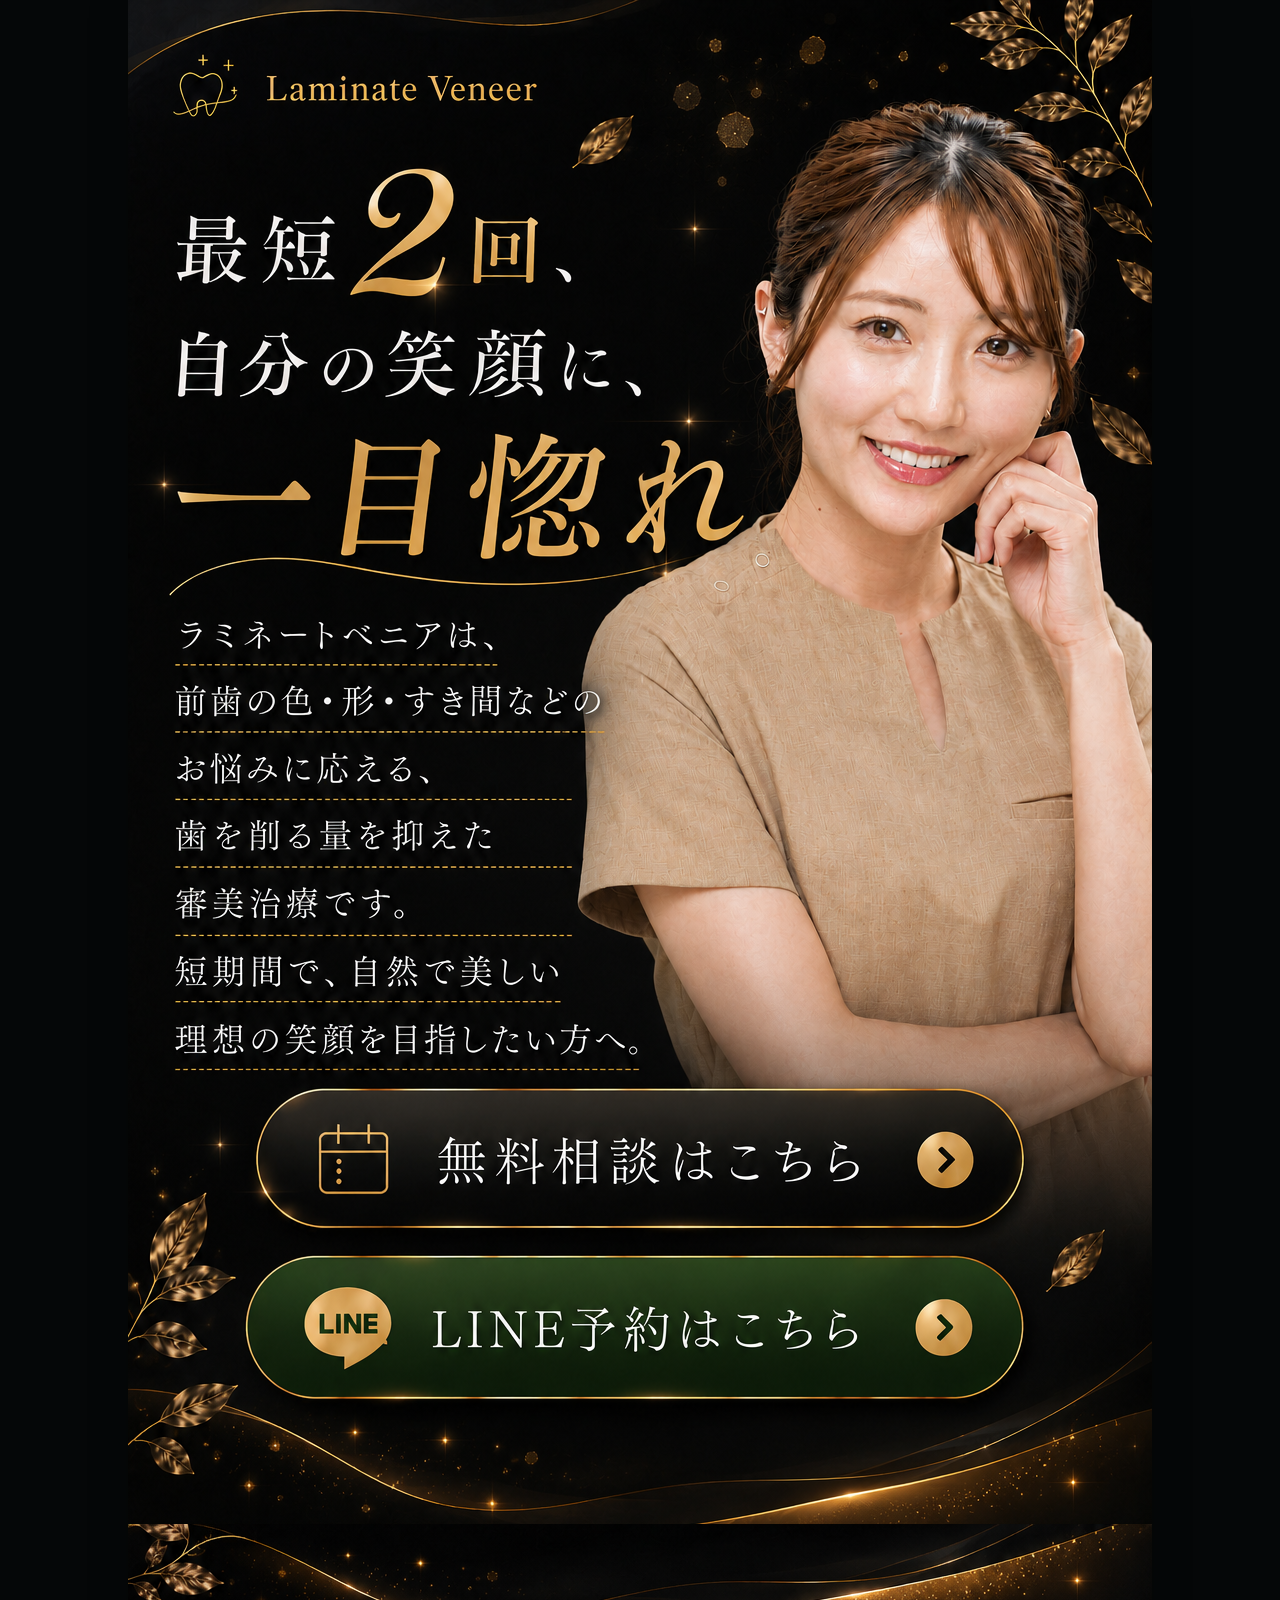
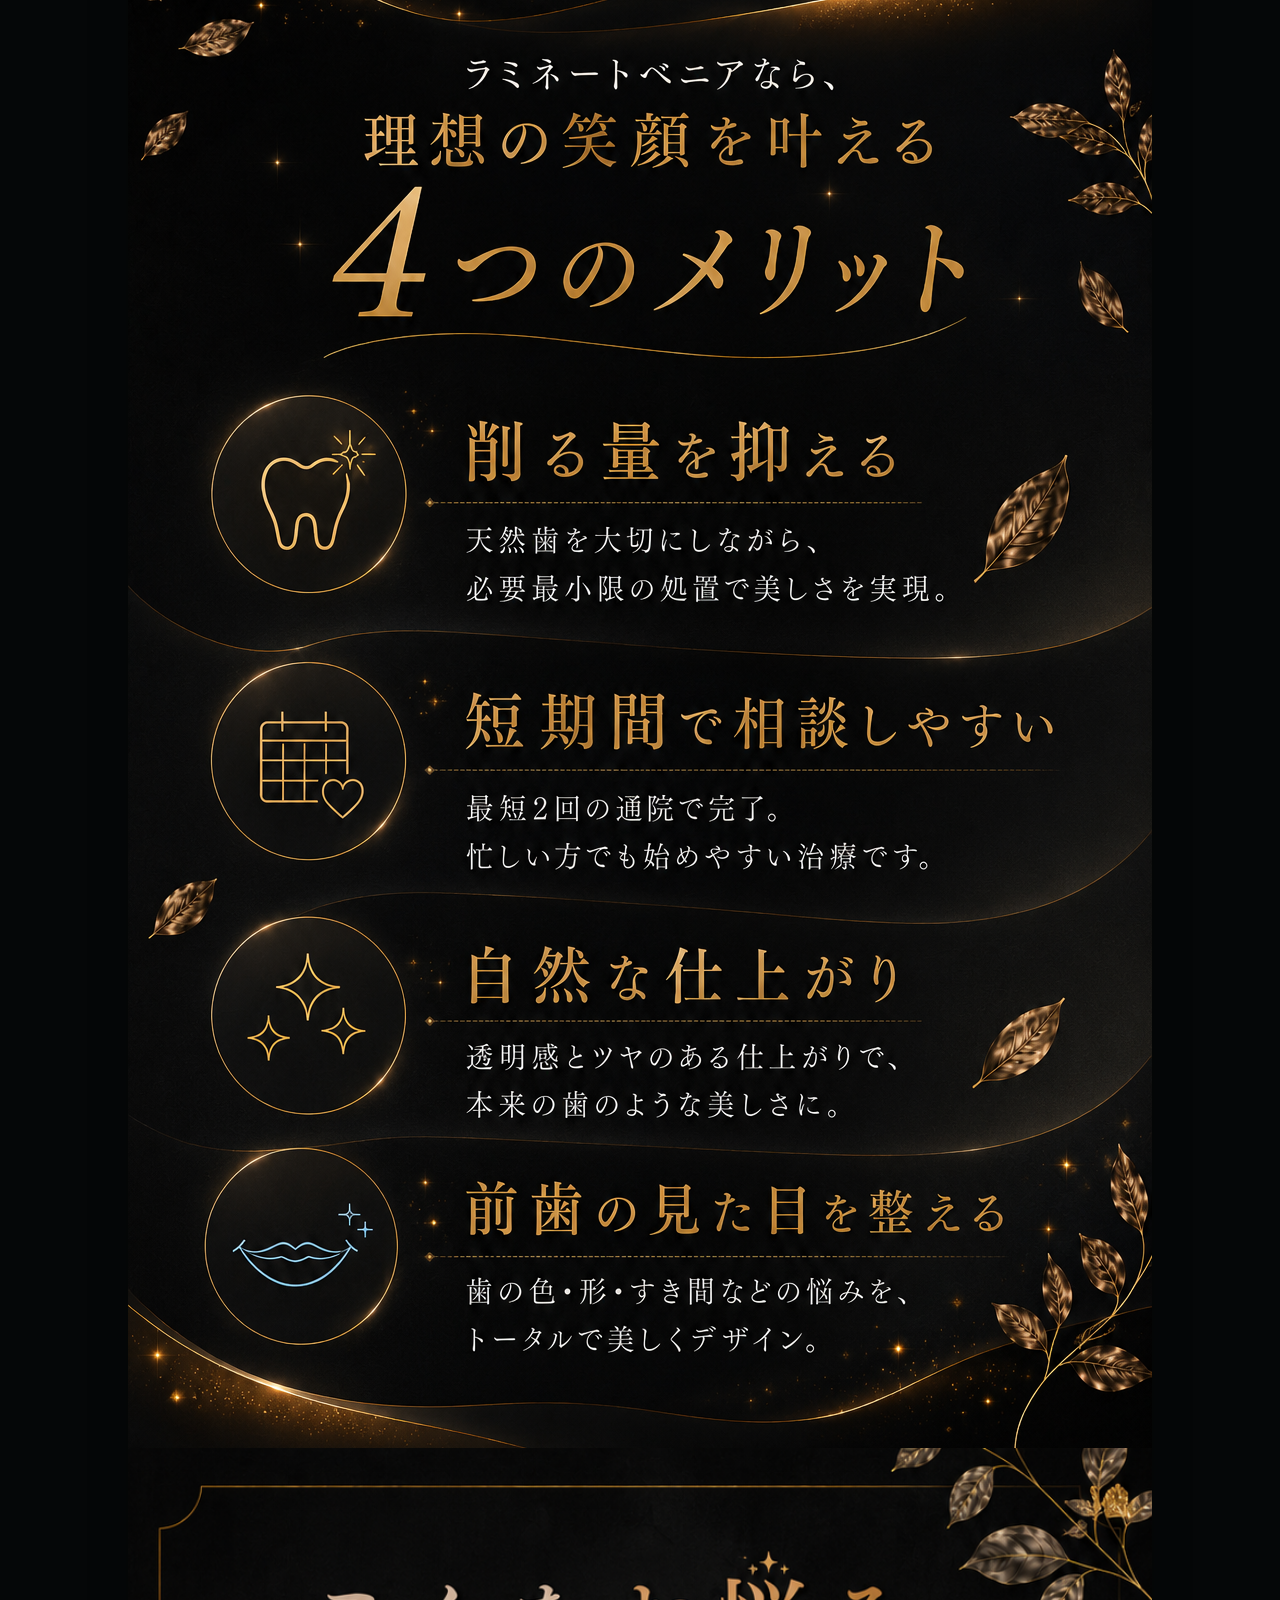
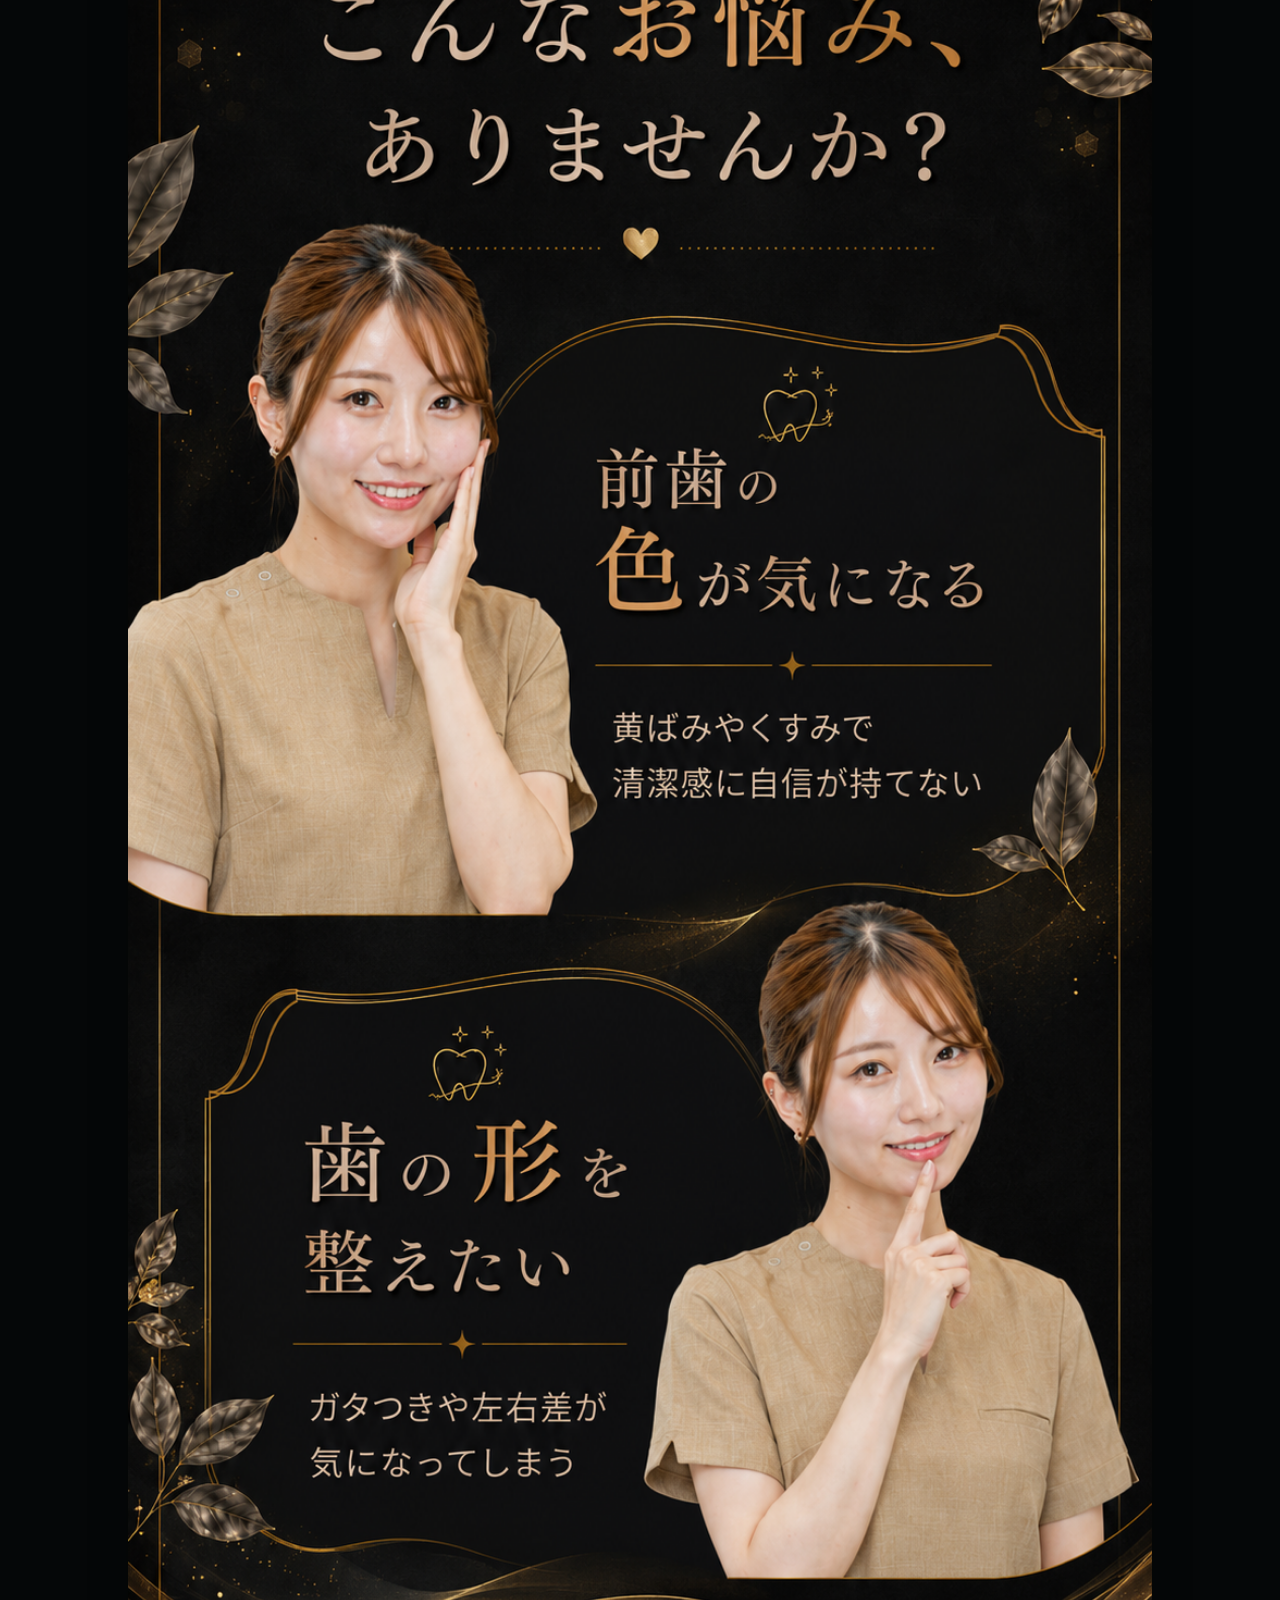
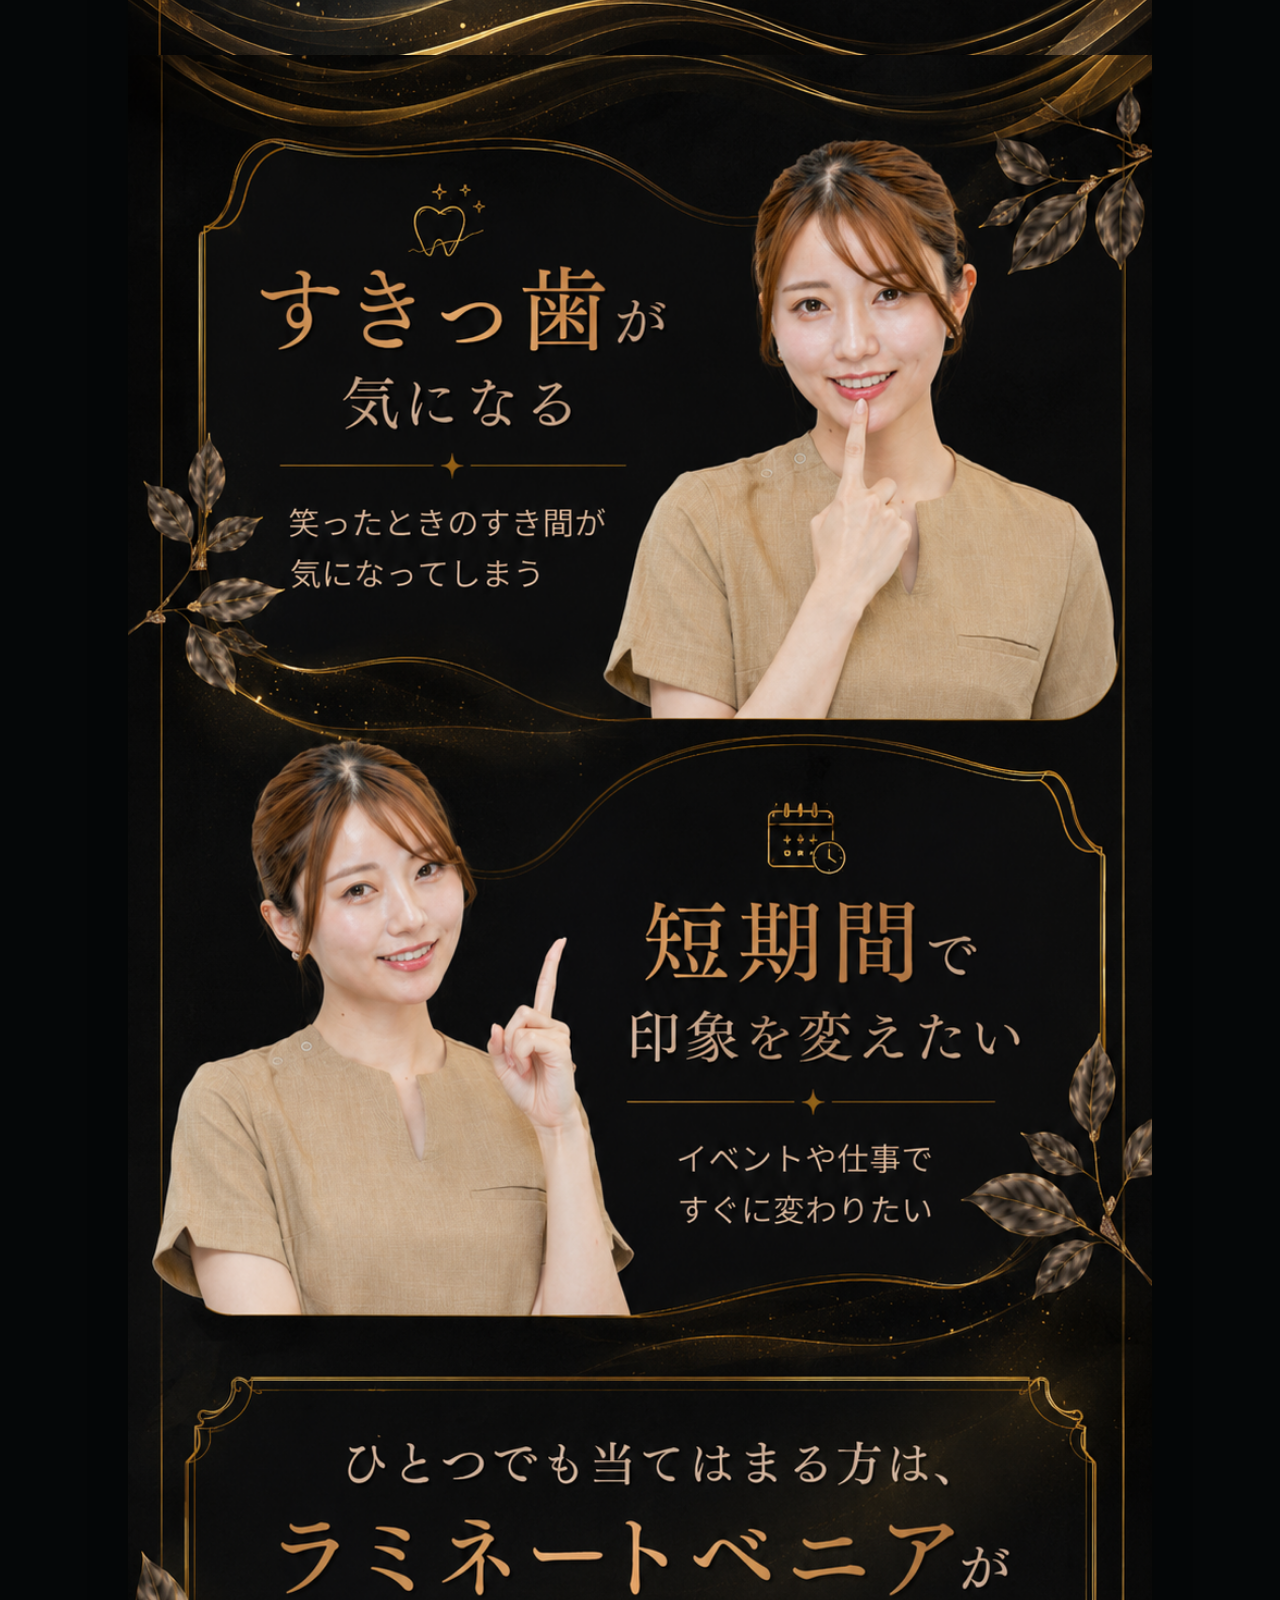
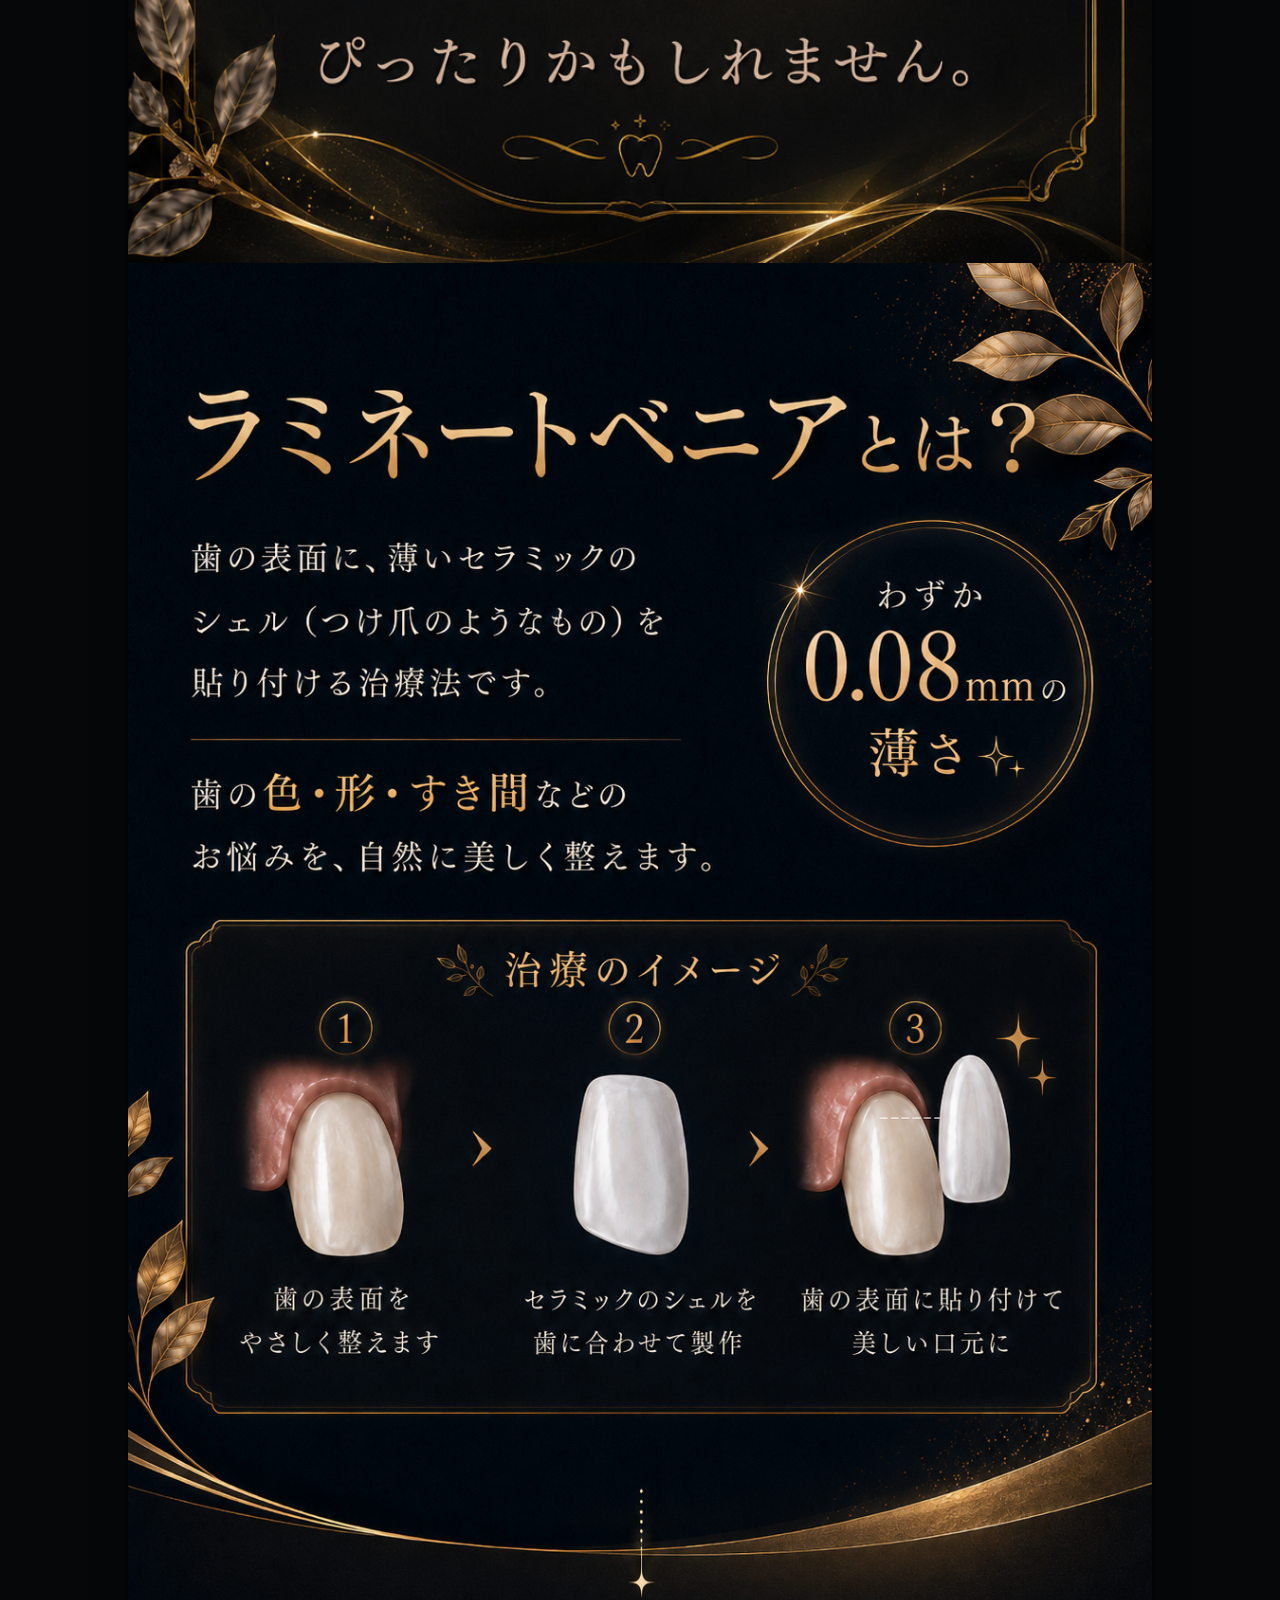
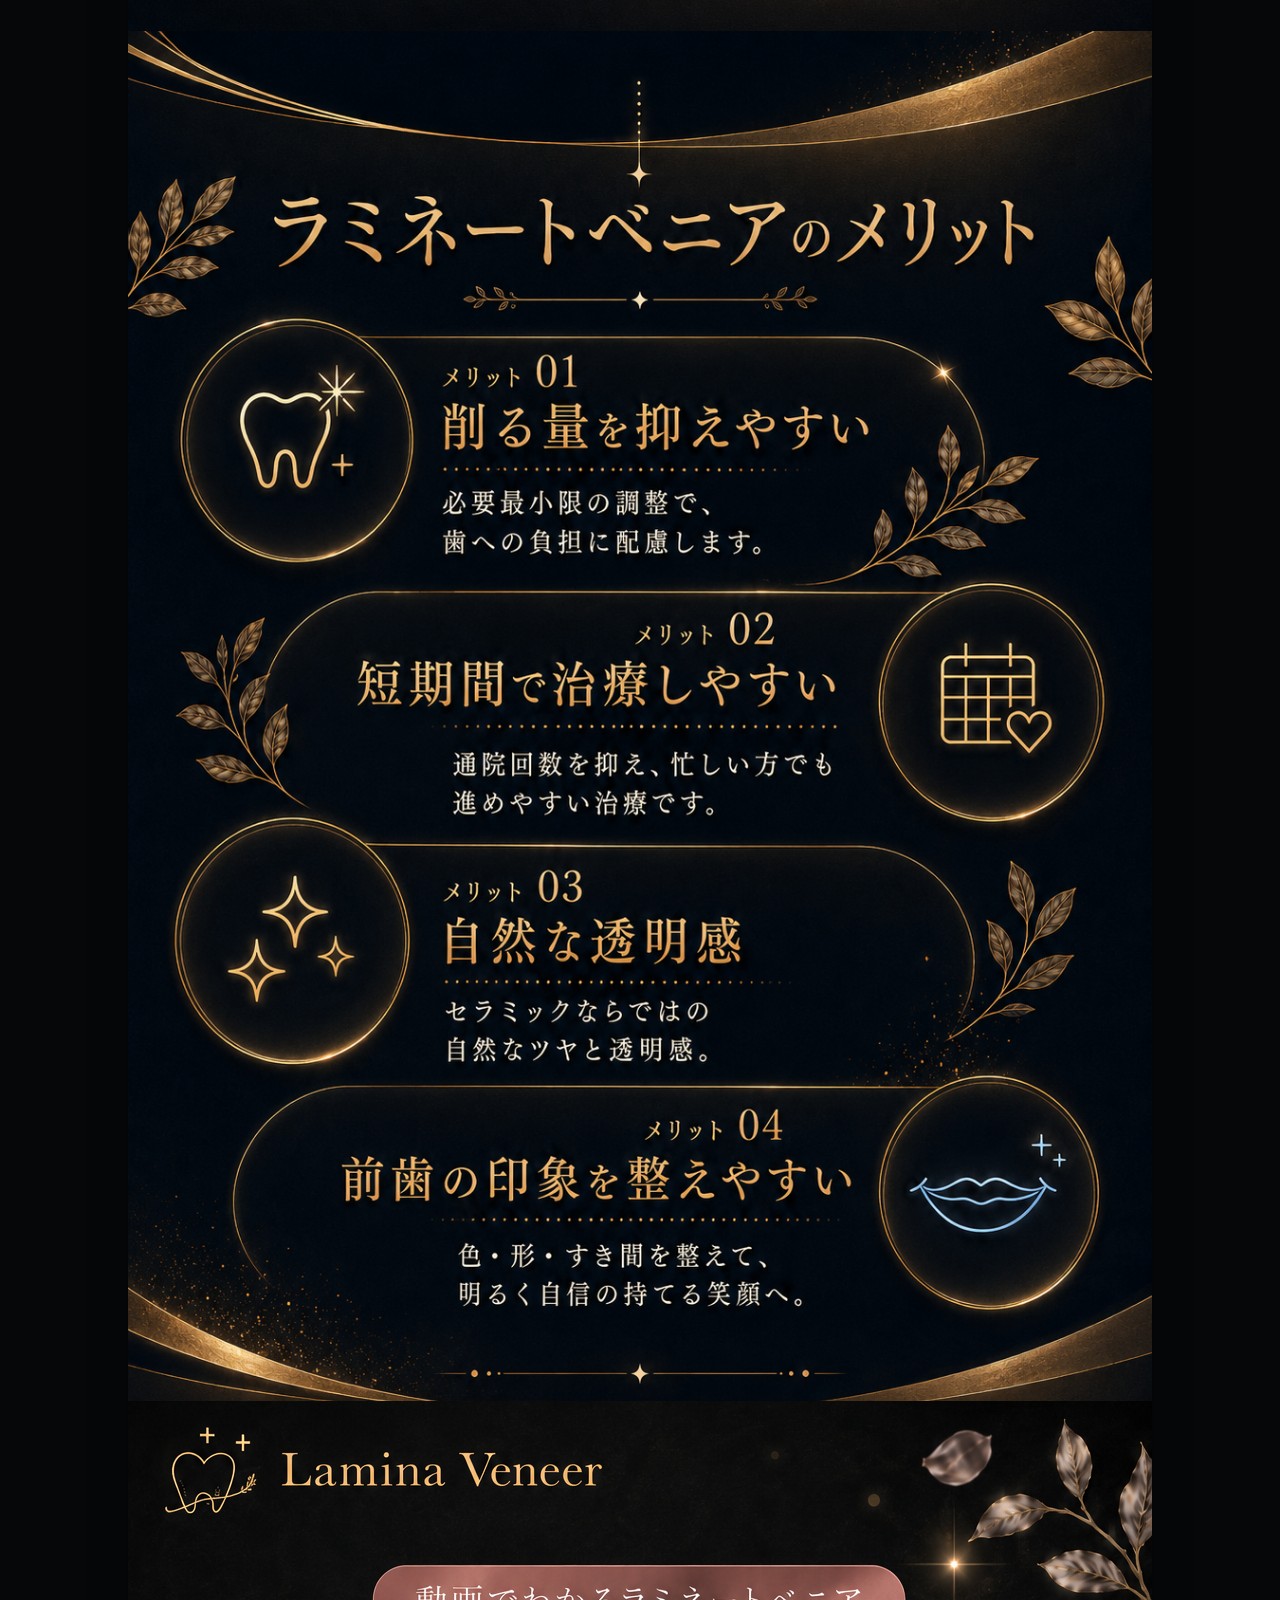
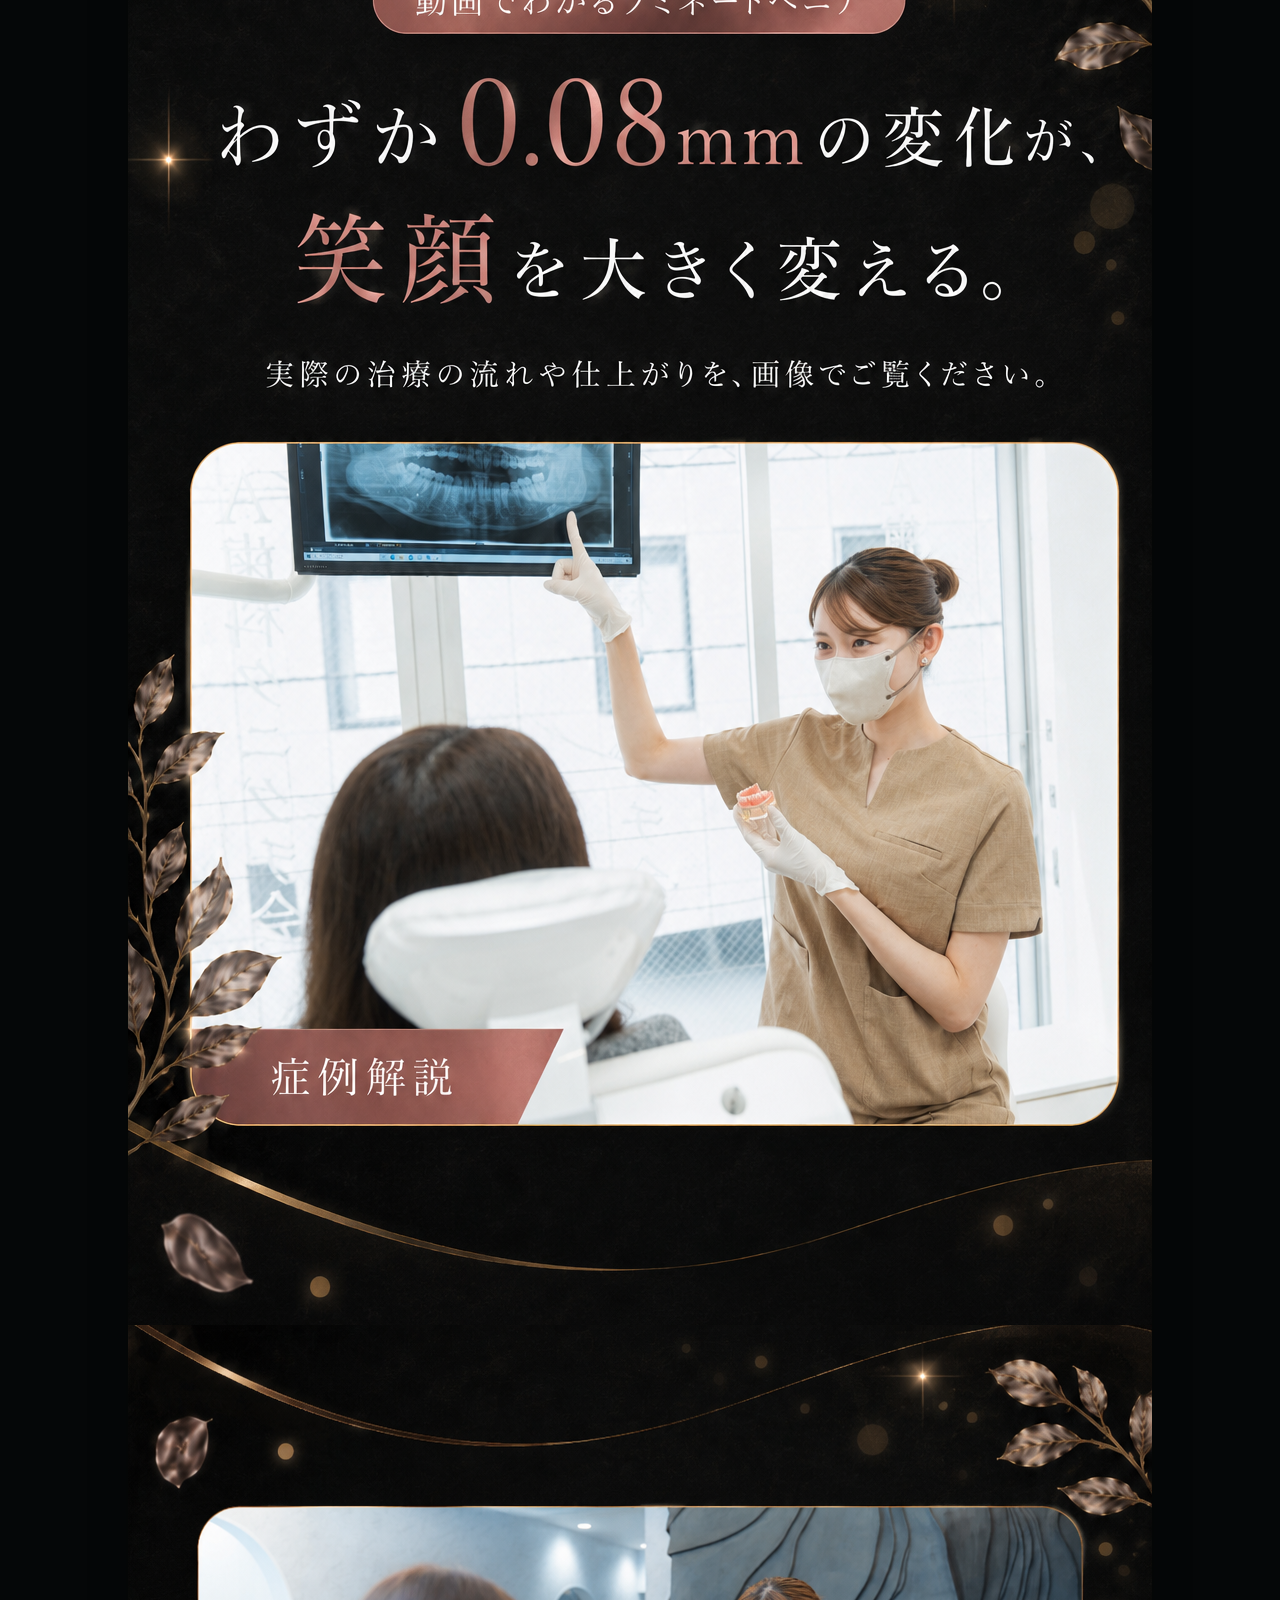
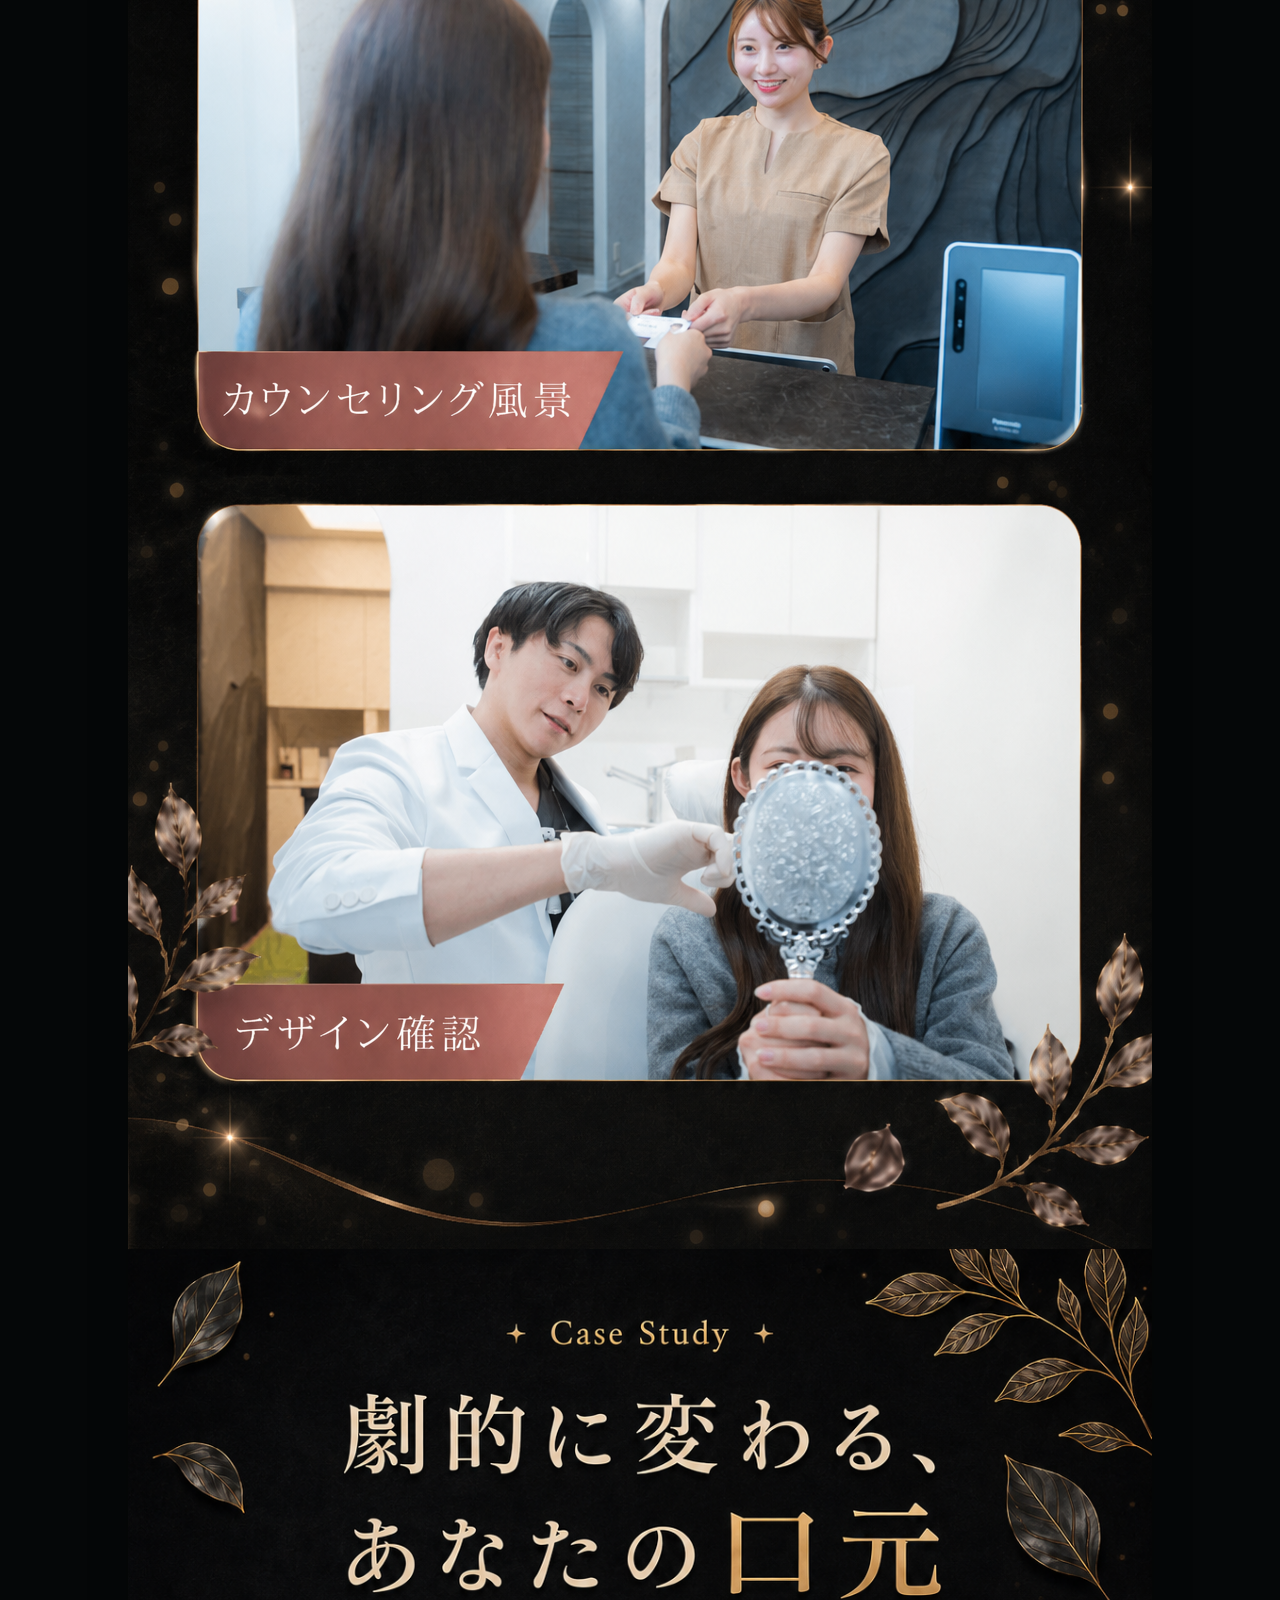
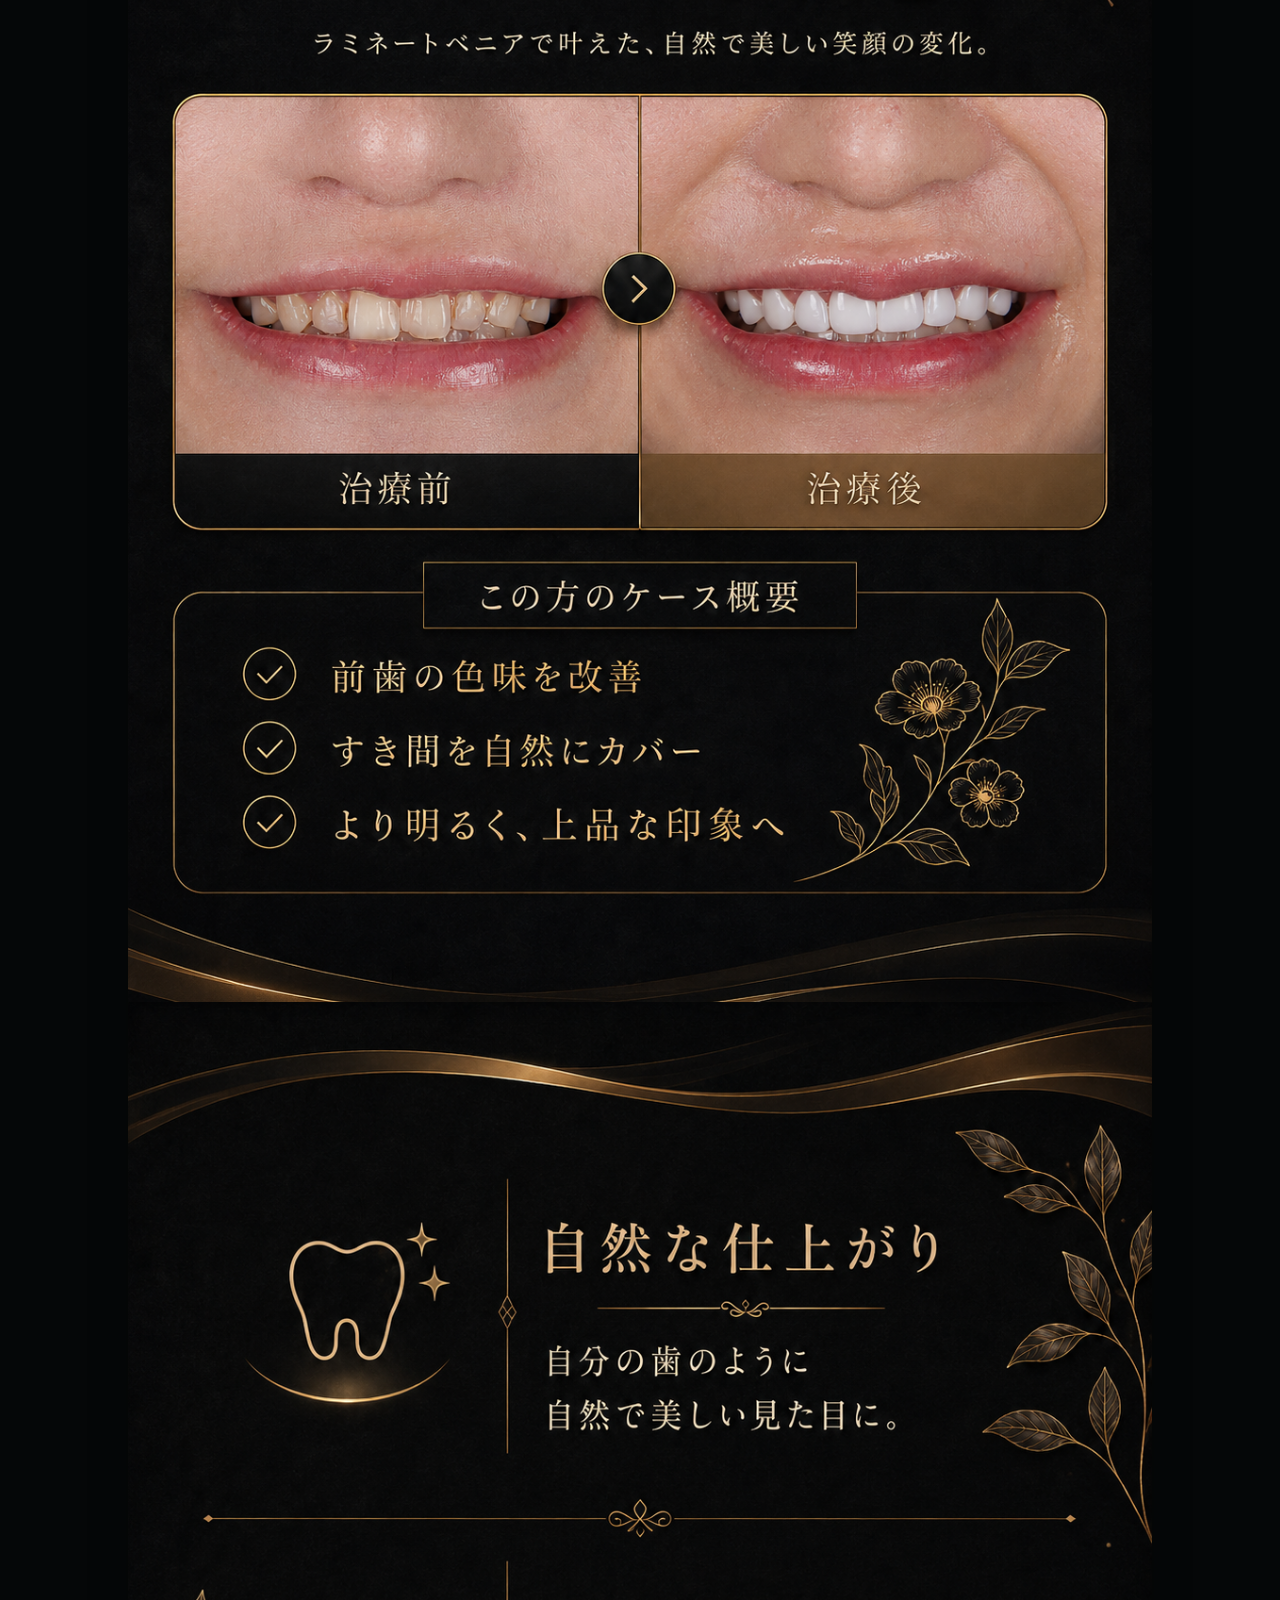
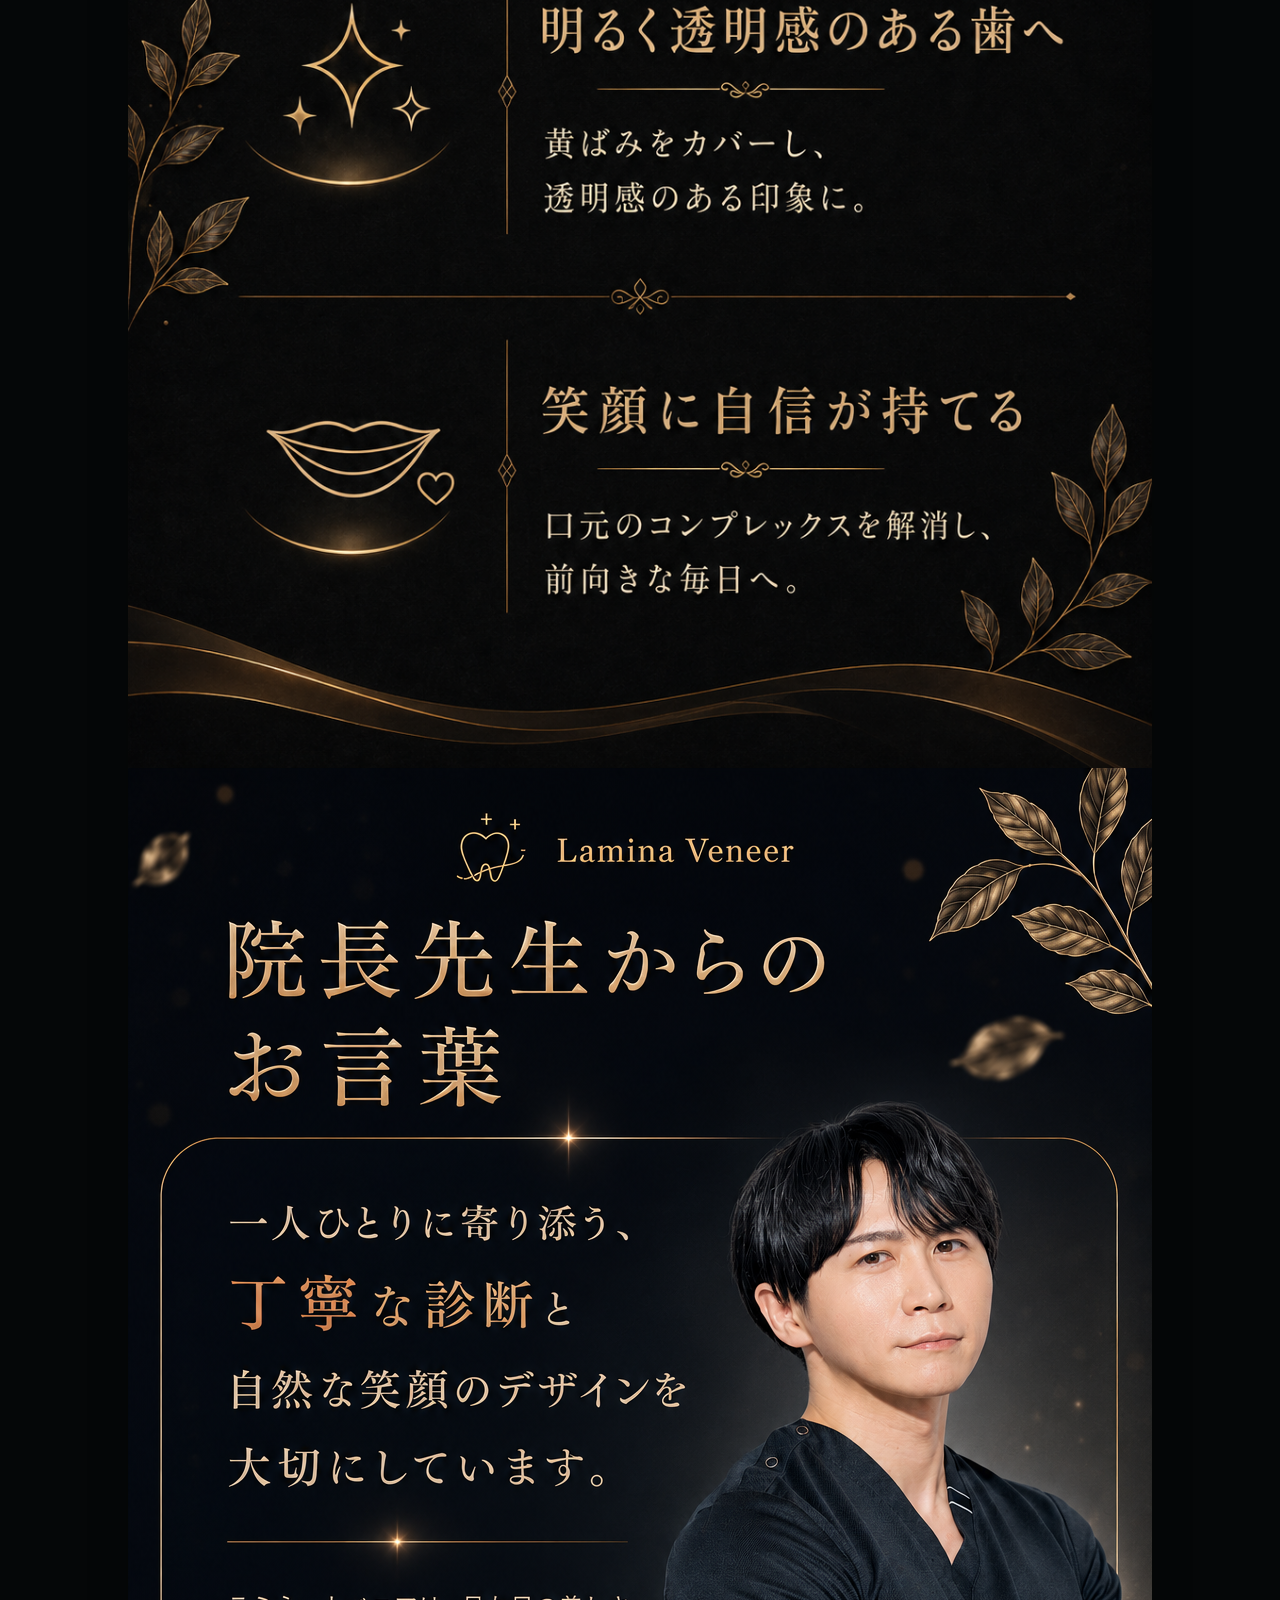
<file: index.html>
<!doctype html>
<html lang="ja">
  <head>
    <meta charset="utf-8">
    <meta name="viewport" content="width=device-width, initial-scale=1">
    <title>東京銀座NOVA矯正歯科 | Laminate Veneer</title>
    <meta
      name="description"
      content="ラミネートベニアの流れ、症例、医院情報、無料相談CTAをまとめたランディングページです。"
    >
    <meta property="og:title" content="東京銀座NOVA矯正歯科 | Laminate Veneer">
    <meta
      property="og:description"
      content="わずか0.3mmの変化が、笑顔を大きく変える。ラミネートベニアの無料相談はこちら。"
    >
    <meta property="og:type" content="website">
    <meta property="og:image" content="assets/images/15-new.png">
    <link rel="icon" href="assets/images/15-new.png">
    <link rel="stylesheet" href="styles.css">
  </head>
  <body>
    <main class="page-shell" aria-label="Lamina Veneer landing page">
      <section class="lp-panel" aria-label="無料相談CTA" id="main-cta">
        <img src="assets/images/01-new.png" alt="無料相談はこちら、LINE予約はこちら" width="1024" height="1536">
        <a class="hotspot hotspot-consultation image-01" href="https://reservation.stransa.co.jp/2747f44875e502d72cb6ea80e31af1cc/reserve/select-frame?web-menu-id=47272" aria-label="無料相談はこちら"></a>
        <a class="hotspot hotspot-line image-01" href="https://line.me/R/ti/p/@853jpbsf?oat_content=url&ts=04210830" aria-label="LINE予約はこちら"></a>
      </section>

      <section class="lp-panel seamed-panel" aria-label="ラミネートベニアの4つのメリット">
        <img src="assets/images/02-new.png" alt="理想の笑顔を叶える4つのメリット" width="1024" height="1536">
      </section>

      <section class="lp-panel seamed-panel" aria-label="ラミネートベニアのお悩み">
        <img src="assets/images/03-new.png" alt="こんなお悩みありませんか" width="941" height="1672">
      </section>

      <section class="lp-panel seamed-panel" aria-label="ラミネートベニアが向いている方">
        <img src="assets/images/04-new.png" alt="すきっ歯が気になる、短期間で印象を変えたい" width="941" height="1672">
      </section>

      <section class="lp-panel seamed-panel" aria-label="ラミネートベニアとは">
        <img src="assets/images/05-new.png" alt="ラミネートベニアとは" width="1080" height="1456">
      </section>

      <section class="lp-panel seamed-panel" aria-label="ラミネートベニアのメリット">
        <img src="assets/images/06-new.png" alt="ラミネートベニアのメリット" width="1080" height="1457">
      </section>

      <section class="lp-panel seamed-panel" aria-label="動画でわかるラミネートベニア">
        <img src="assets/images/07-new.png" alt="わずか0.08mmの変化が笑顔を大きく変える" width="1024" height="1536">
      </section>

      <section class="lp-panel seamed-panel" aria-label="治療風景">
        <img src="assets/images/08-new.png" alt="カウンセリング風景とデザイン確認" width="1024" height="1536">
      </section>

      <section class="lp-panel seamed-panel" aria-label="症例紹介">
        <img src="assets/images/09-new.png" alt="劇的に変わるあなたの口元" width="1086" height="1448">
      </section>

      <section class="lp-panel seamed-panel" aria-label="ラミネートベニアで叶える印象">
        <img src="assets/images/10-new.png" alt="自然な仕上がり、明るく透明感のある歯へ、笑顔に自信が持てる" width="1086" height="1448">
      </section>

      <section class="lp-panel" aria-label="院長先生からのお言葉">
        <img src="assets/images/11-new.png" alt="院長先生からのお言葉" width="1024" height="1536">
      </section>

      <section class="lp-panel" aria-label="治療の流れ">
        <img src="assets/images/12-new.png" alt="治療の流れ" width="1086" height="1448">
      </section>

      <section class="lp-panel" aria-label="無料相談のご案内">
        <img src="assets/images/13-new.png" alt="まずは無料で相談してみませんか" width="1024" height="1536">
      </section>

      <section class="lp-panel" aria-label="無料相談予約" id="first-cta">
        <img src="assets/images/14-new.png" alt="無料相談を今すぐ予約する" width="1024" height="1536">
        <a class="hotspot hotspot-line image-14" href="https://line.me/R/ti/p/@853jpbsf?oat_content=url&ts=04210830" aria-label="LINEで相談する"></a>
        <a class="hotspot hotspot-consultation image-14" href="https://reservation.stransa.co.jp/2747f44875e502d72cb6ea80e31af1cc/reserve/select-frame?web-menu-id=47272" aria-label="WEB予約する"></a>
      </section>

      <section class="lp-panel" aria-label="医院情報・アクセス">
        <img src="assets/images/15-new.png" alt="医院情報・アクセス" width="1024" height="1536">
      </section>

      <section class="lp-panel" aria-label="医院情報と無料相談" id="access-cta">
        <img src="assets/images/16-new.png" alt="東京銀座NOVA矯正歯科の医院情報と無料相談受付中" width="1122" height="1402">
        <a class="hotspot hotspot-consultation image-16" href="https://reservation.stransa.co.jp/2747f44875e502d72cb6ea80e31af1cc/reserve/select-frame?web-menu-id=47272" aria-label="無料相談はこちら"></a>
        <a class="hotspot hotspot-line image-16" href="https://line.me/R/ti/p/@853jpbsf?oat_content=url&ts=04210830" aria-label="LINE予約はこちら"></a>
      </section>
    </main>
  </body>
</html>
</file>
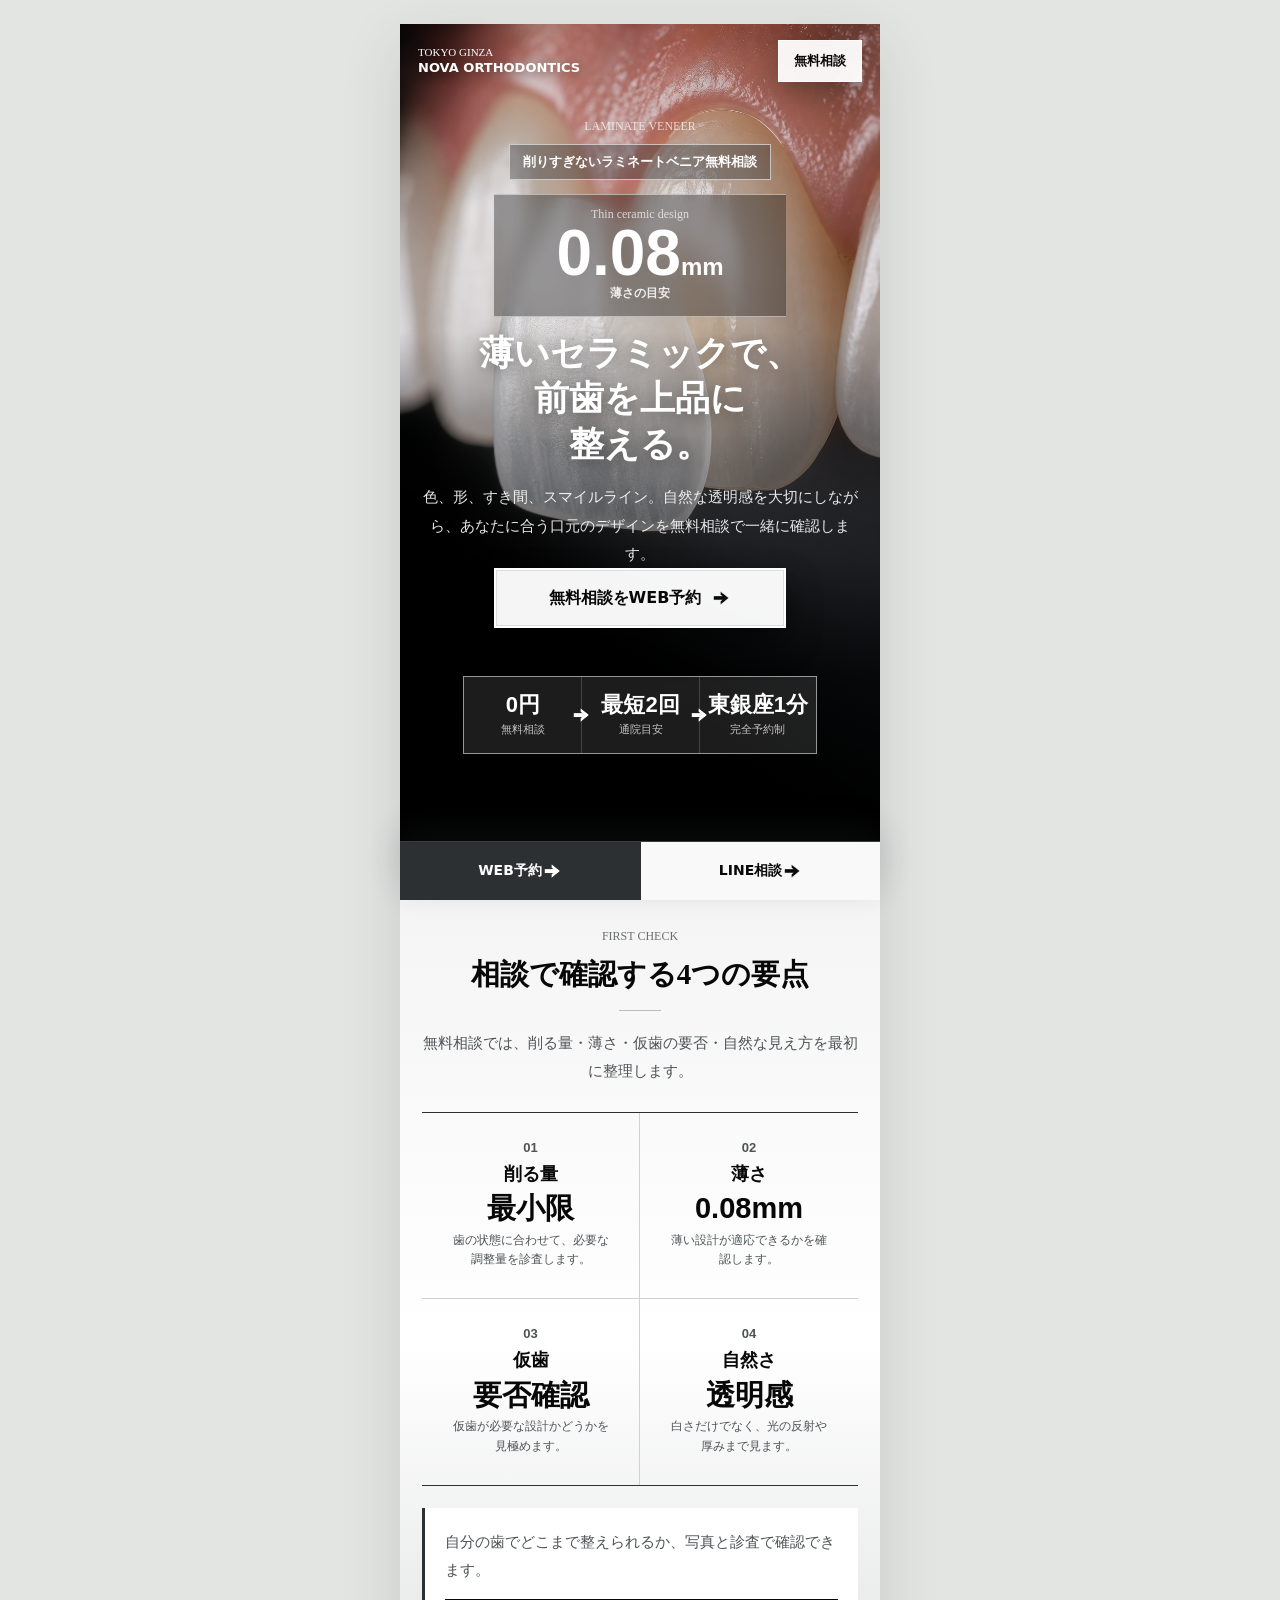
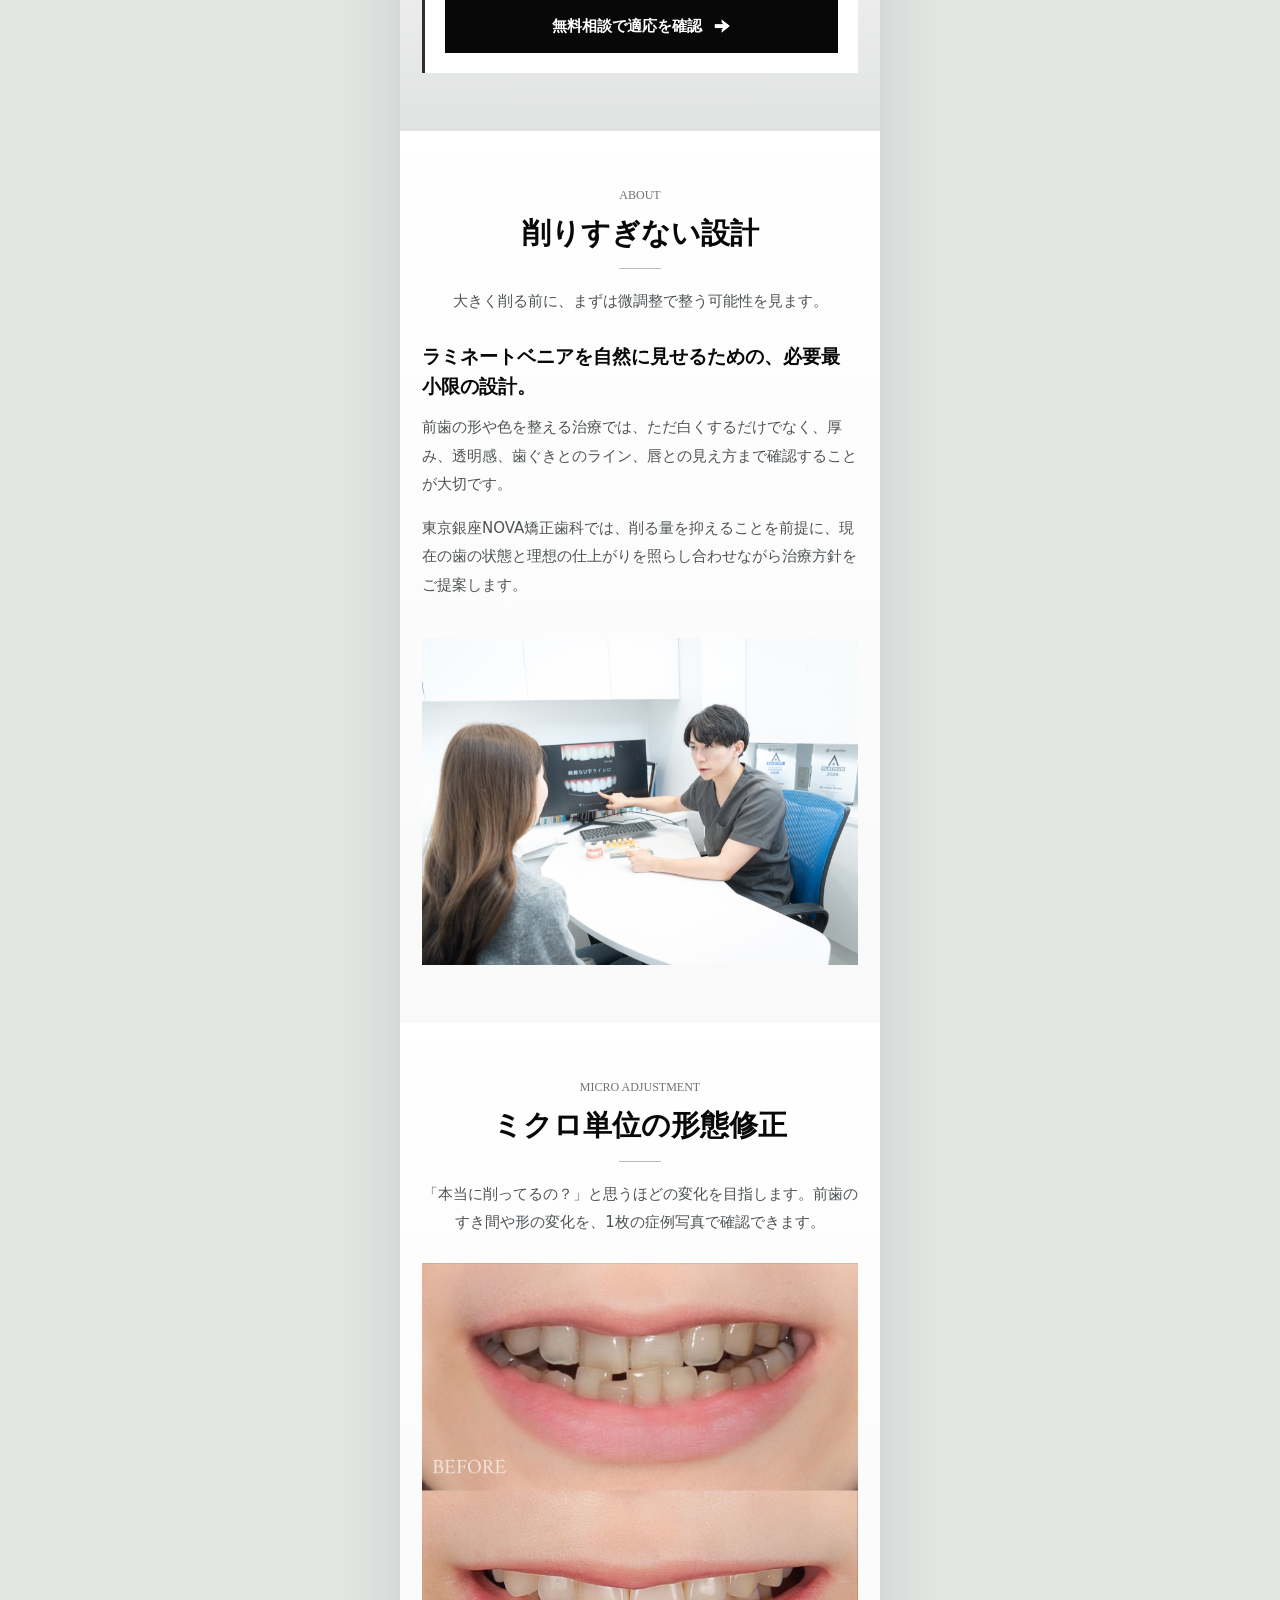
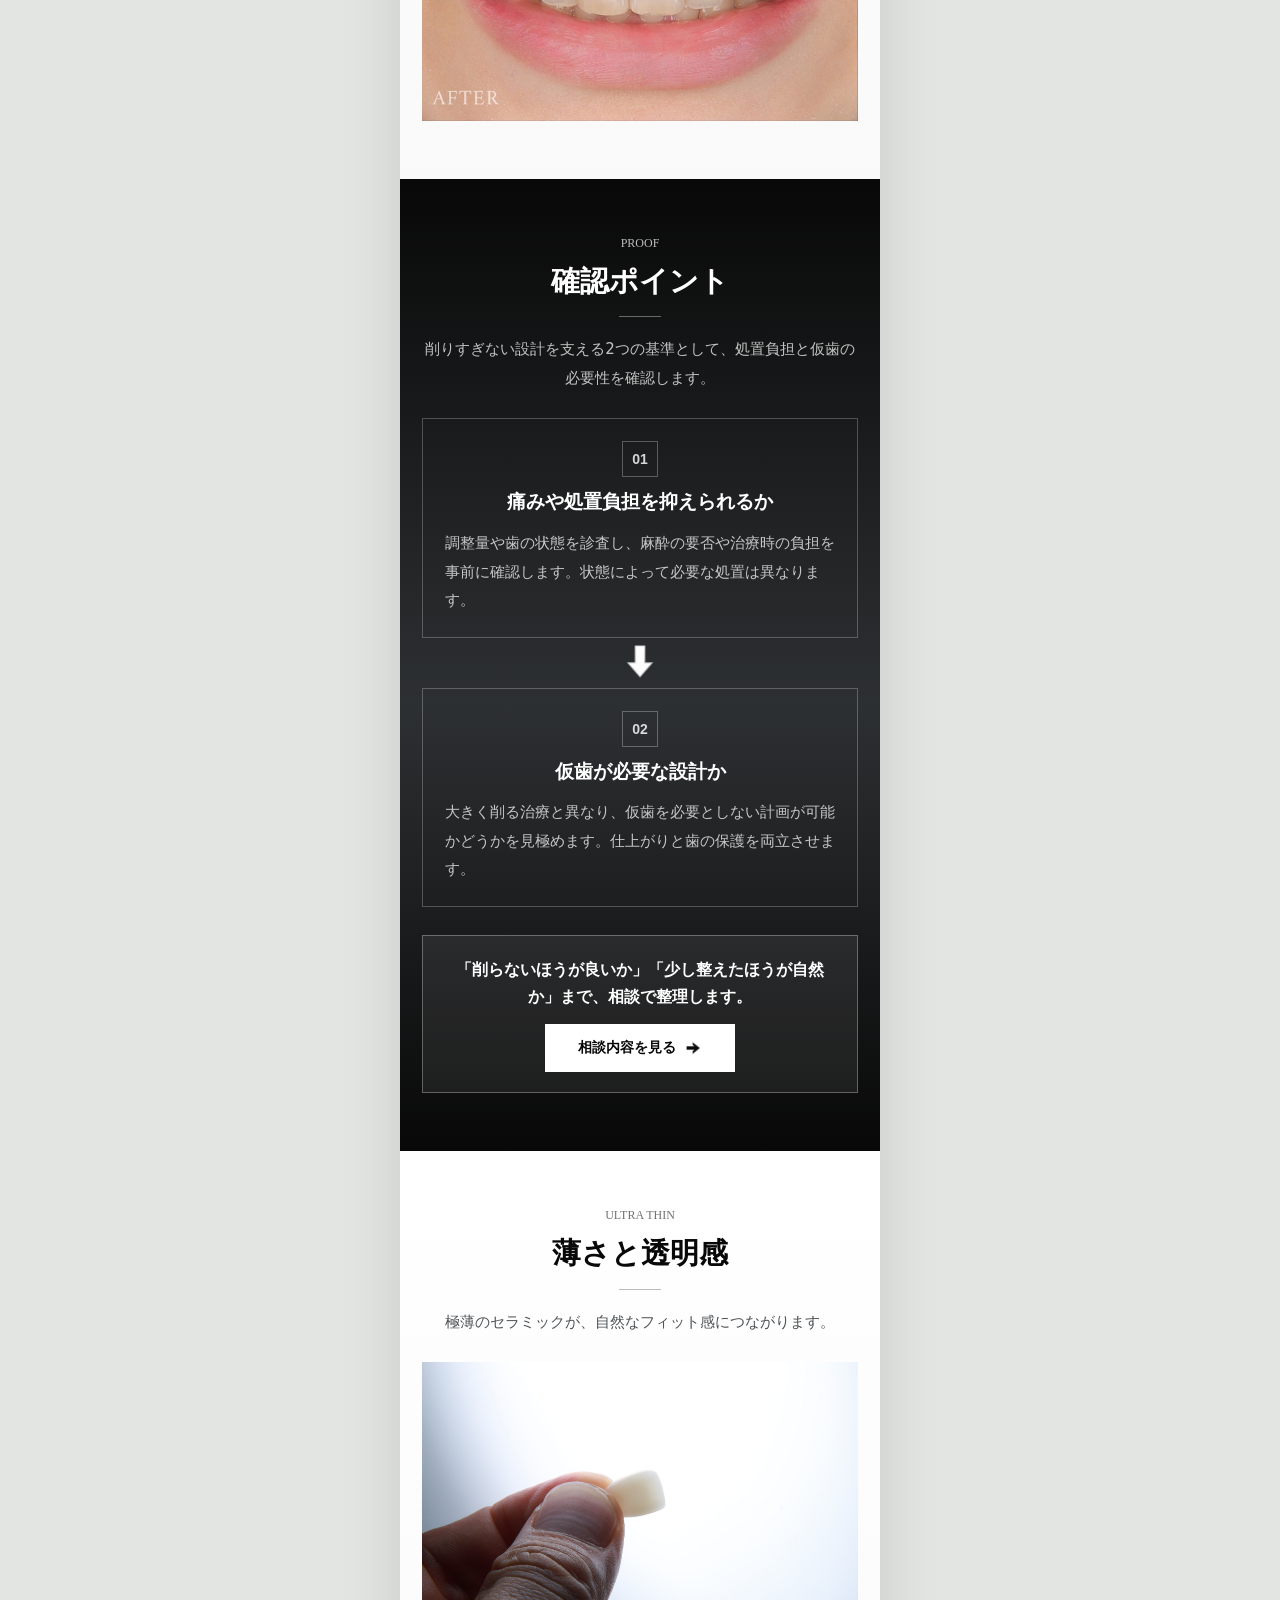
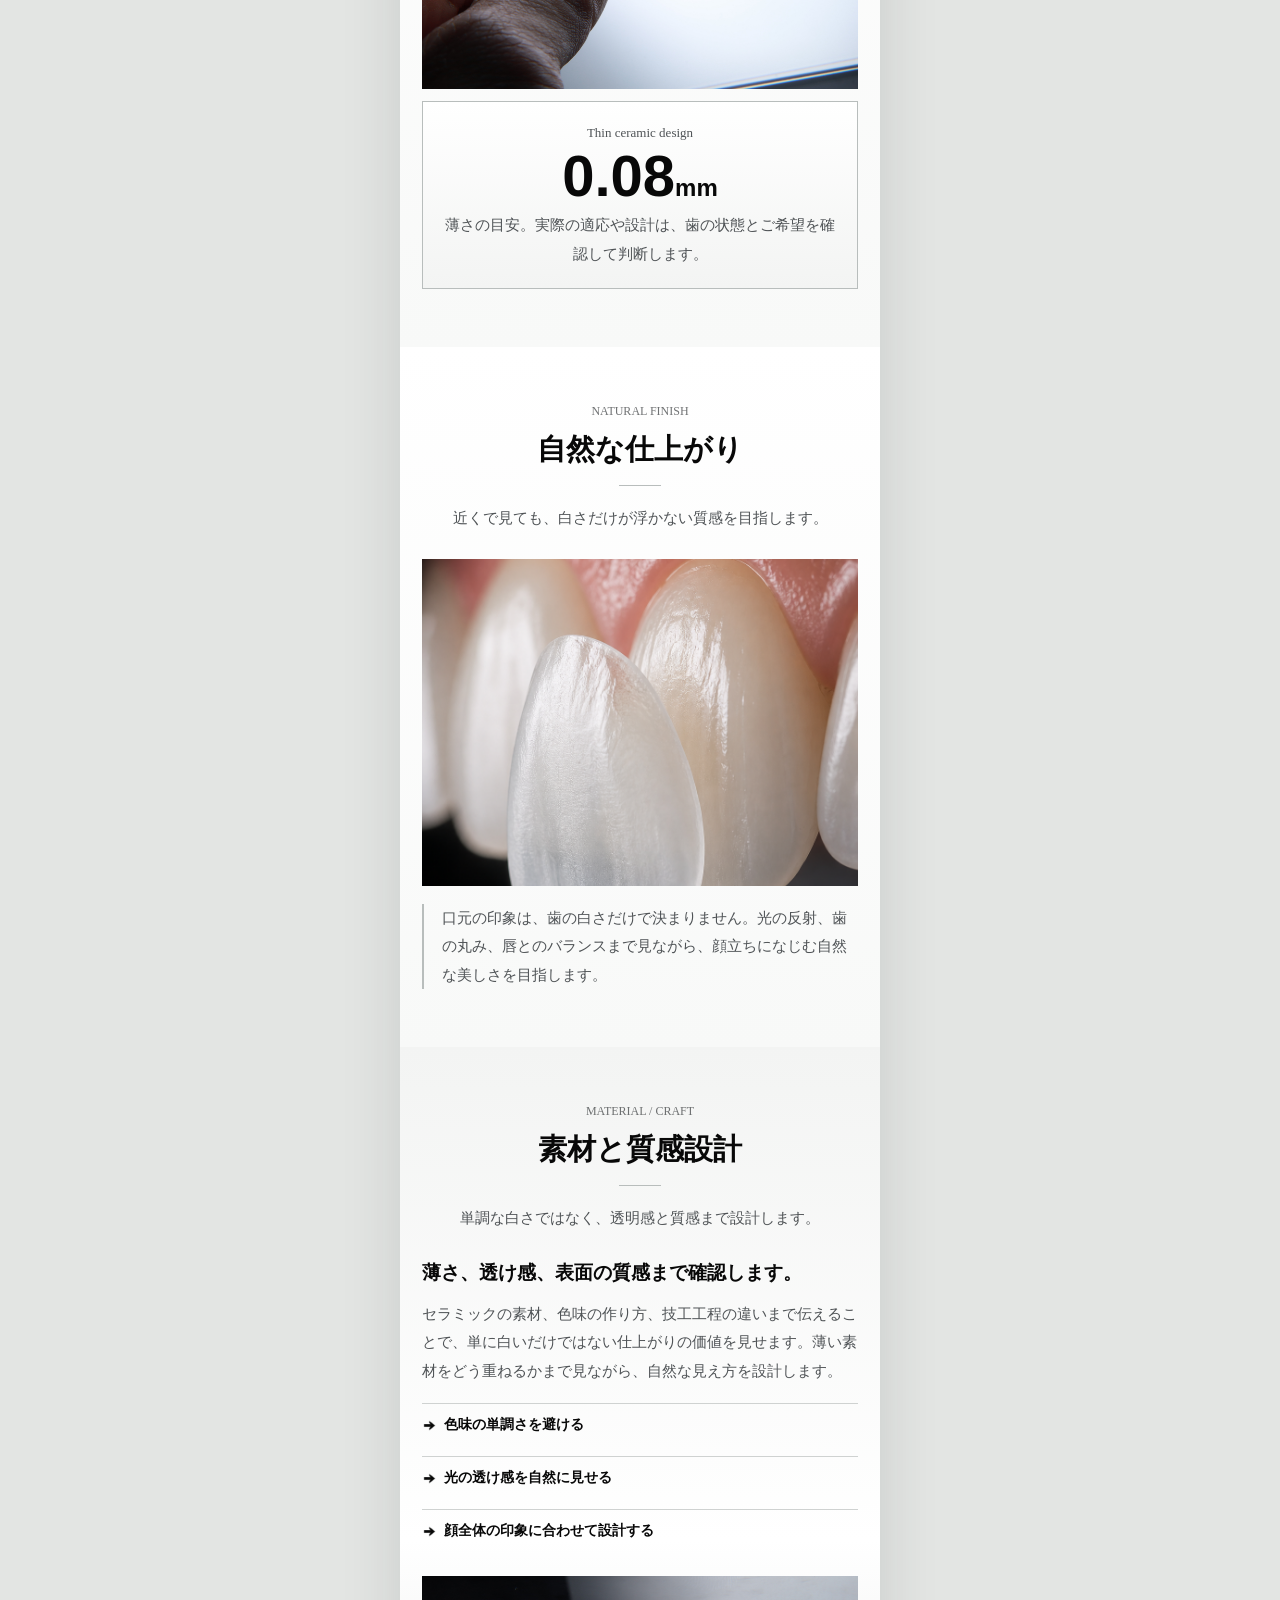
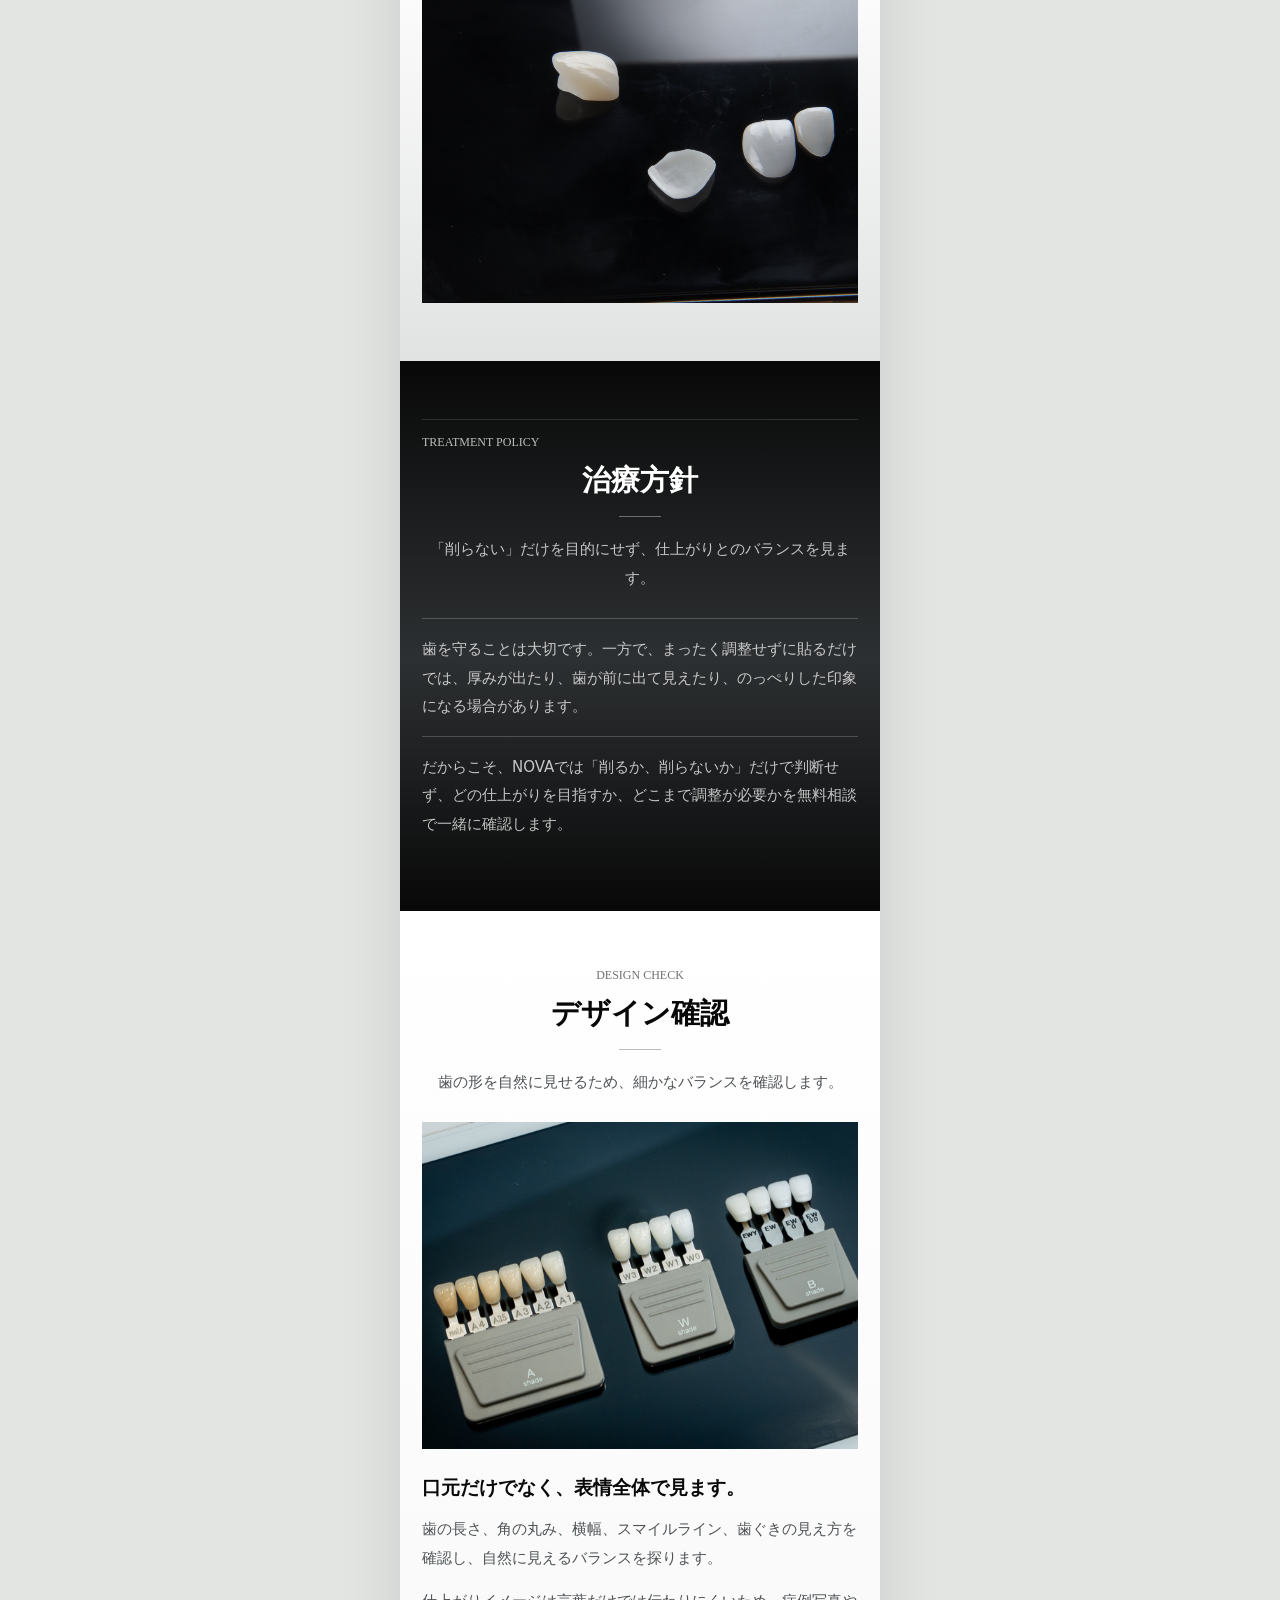
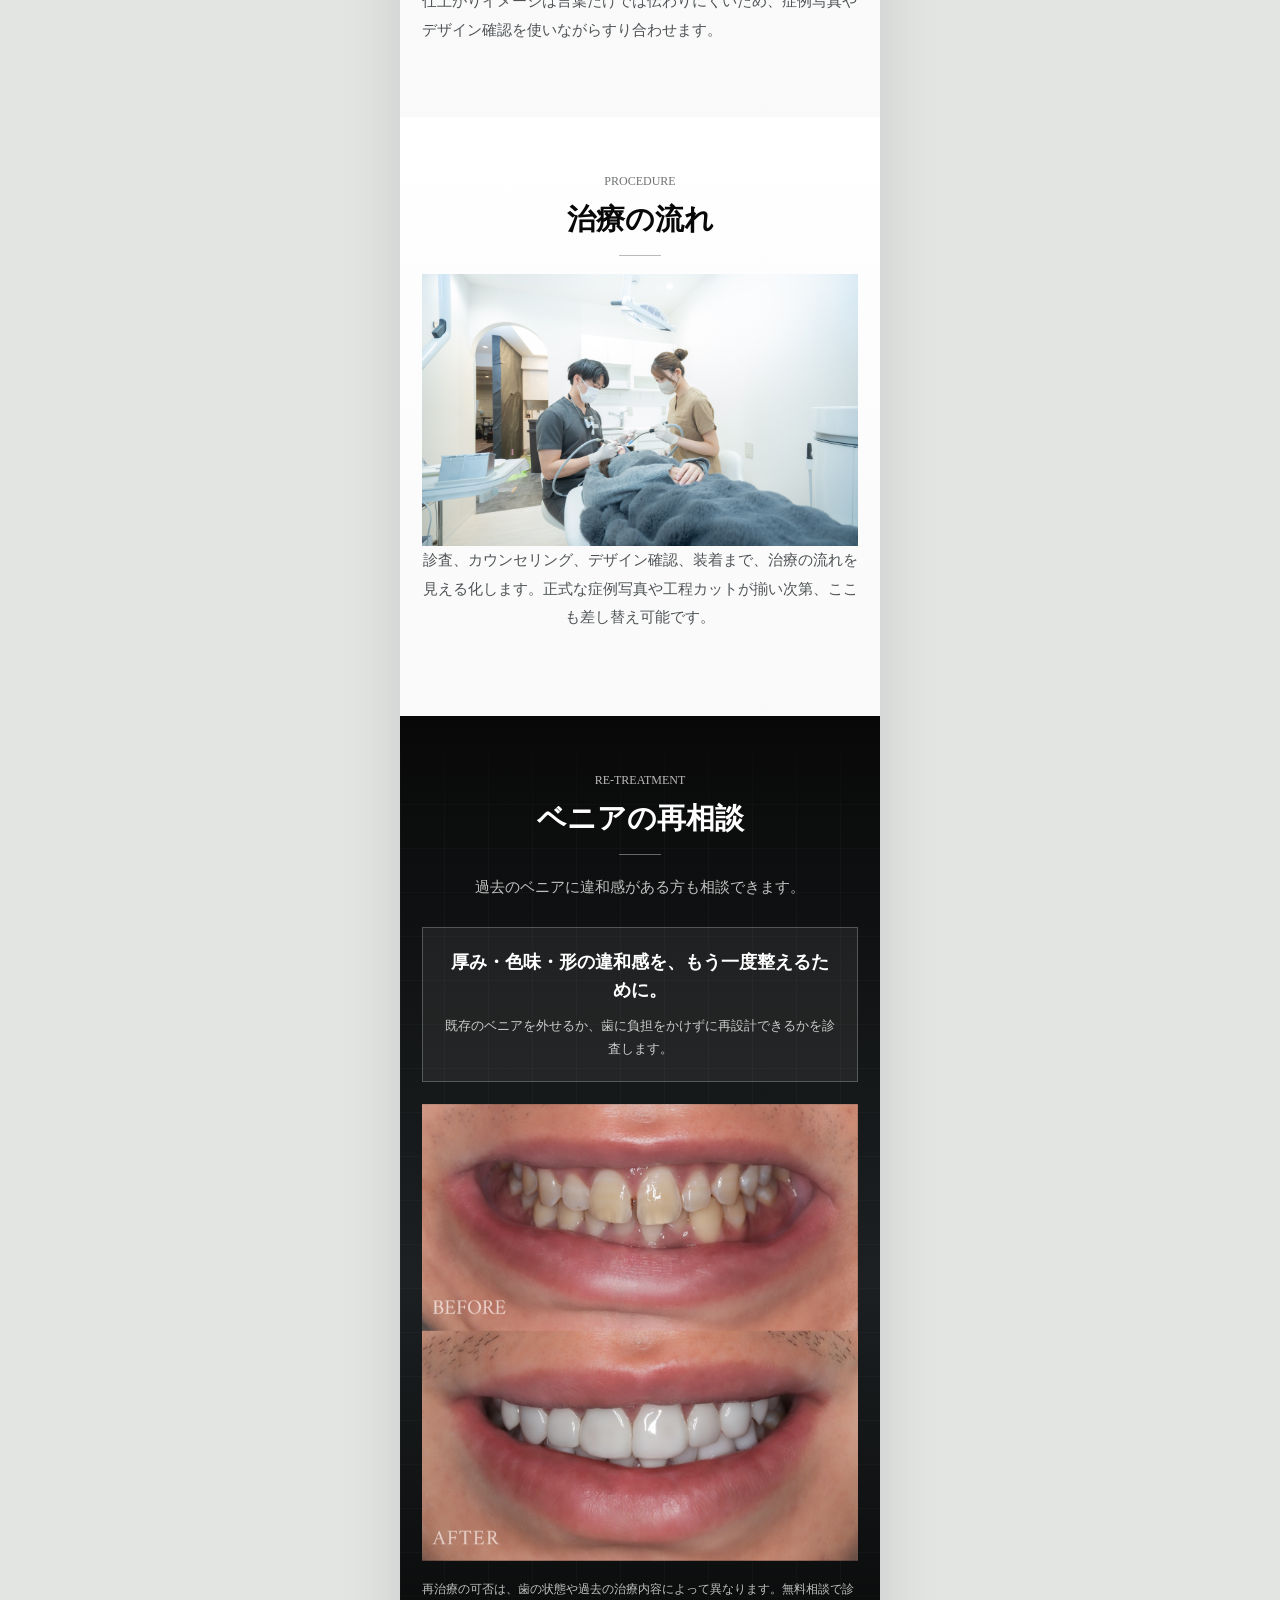
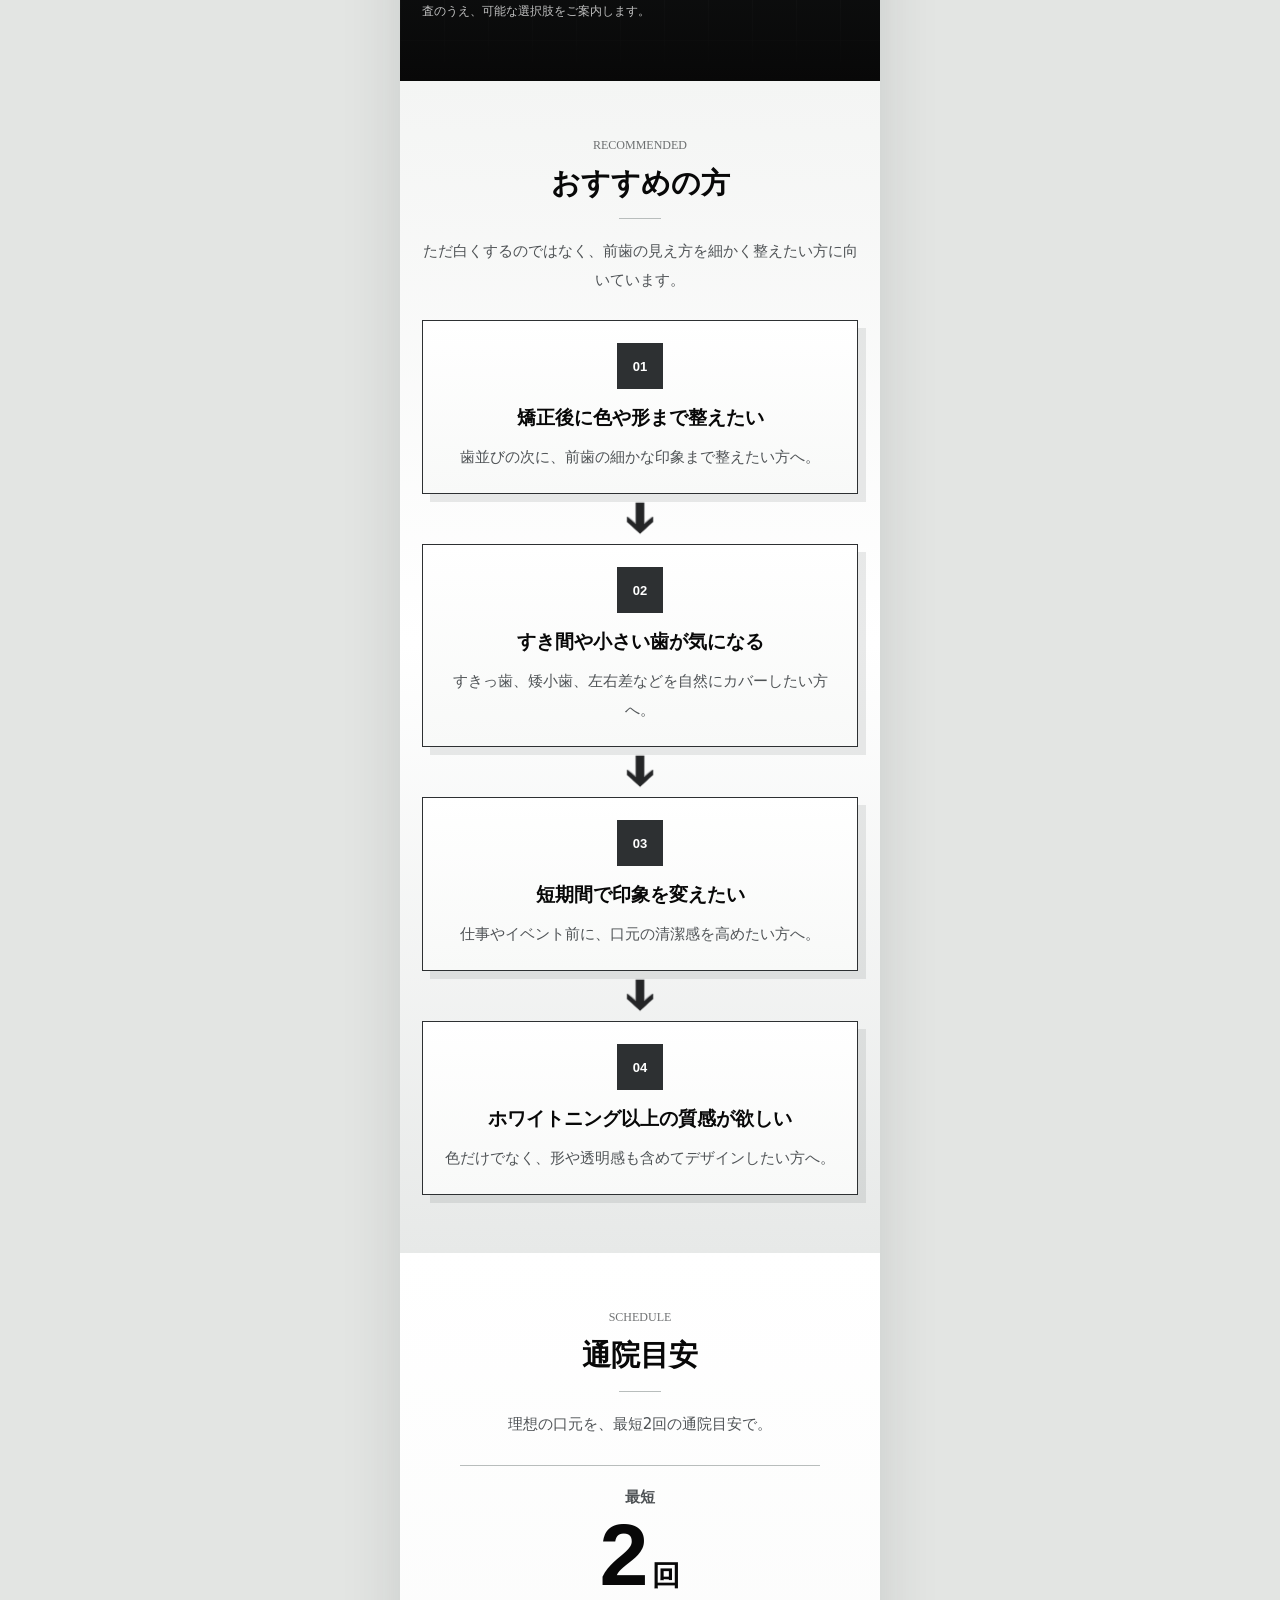
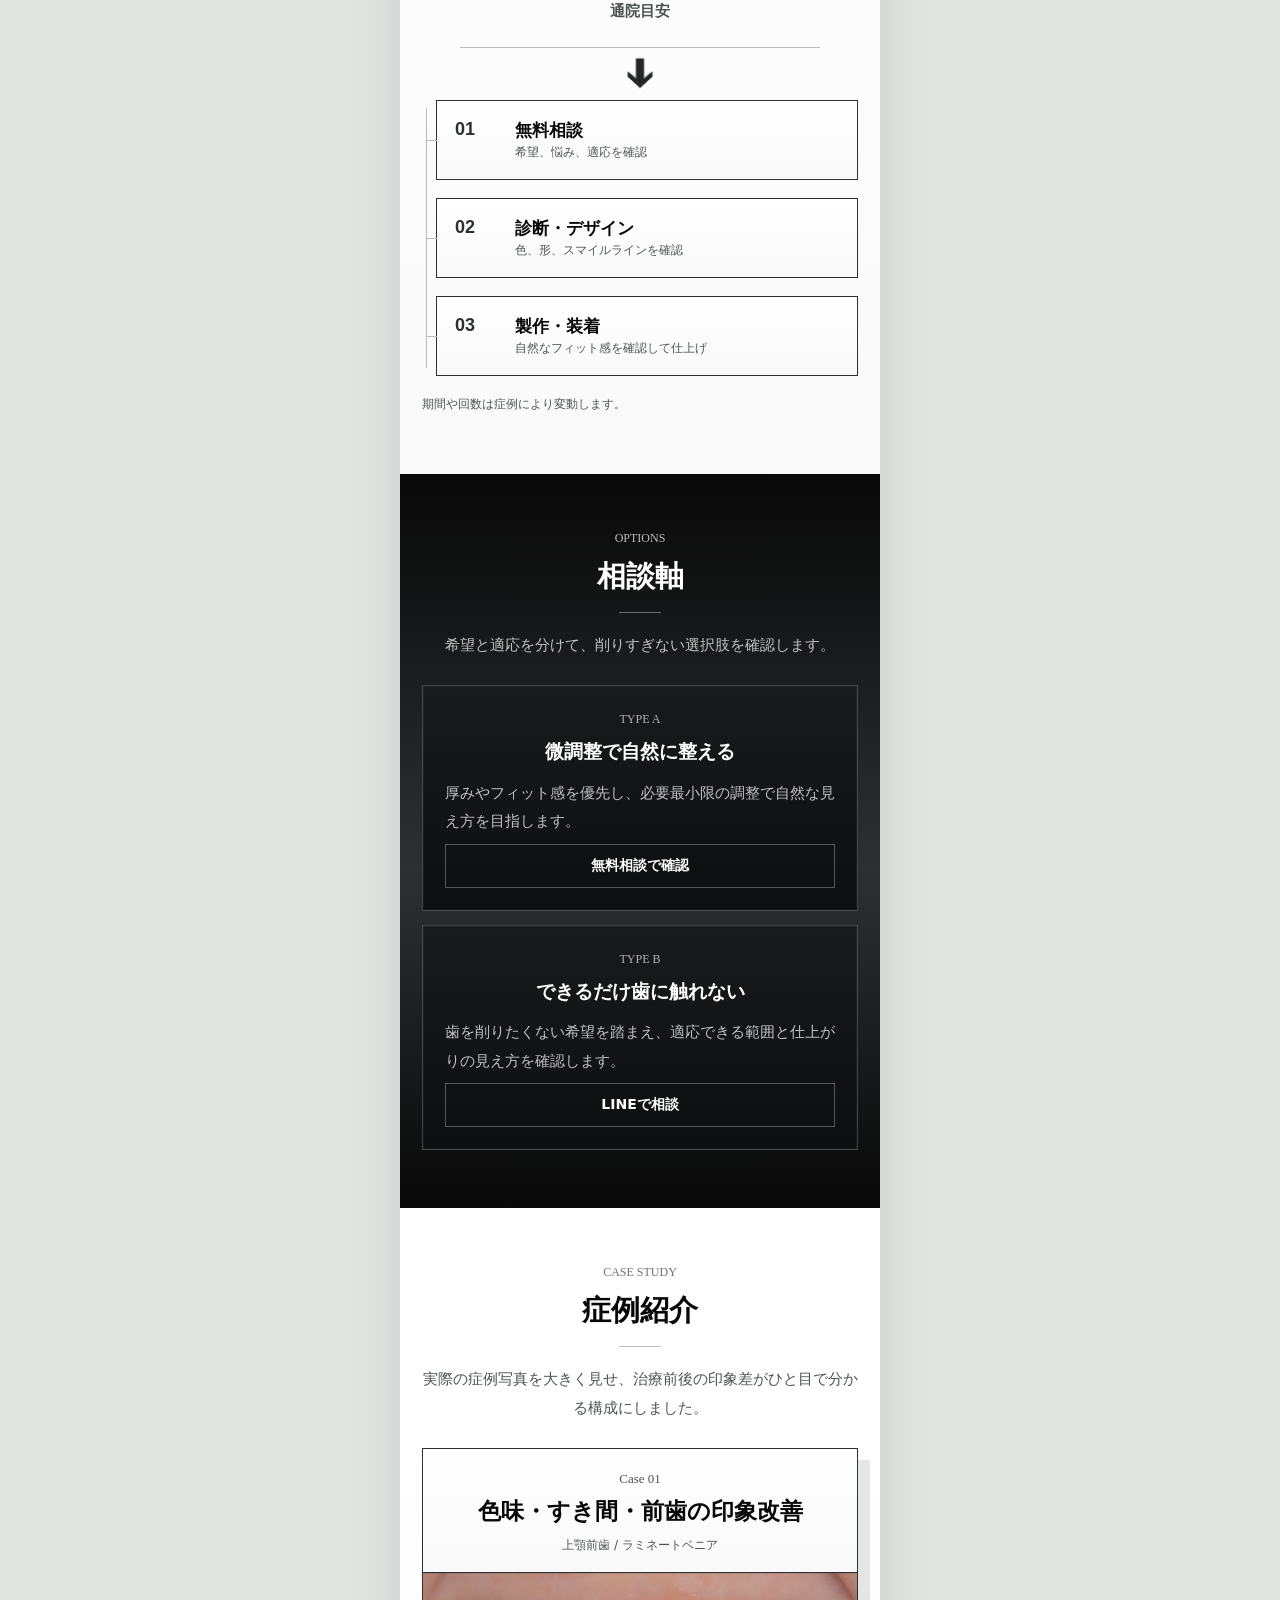
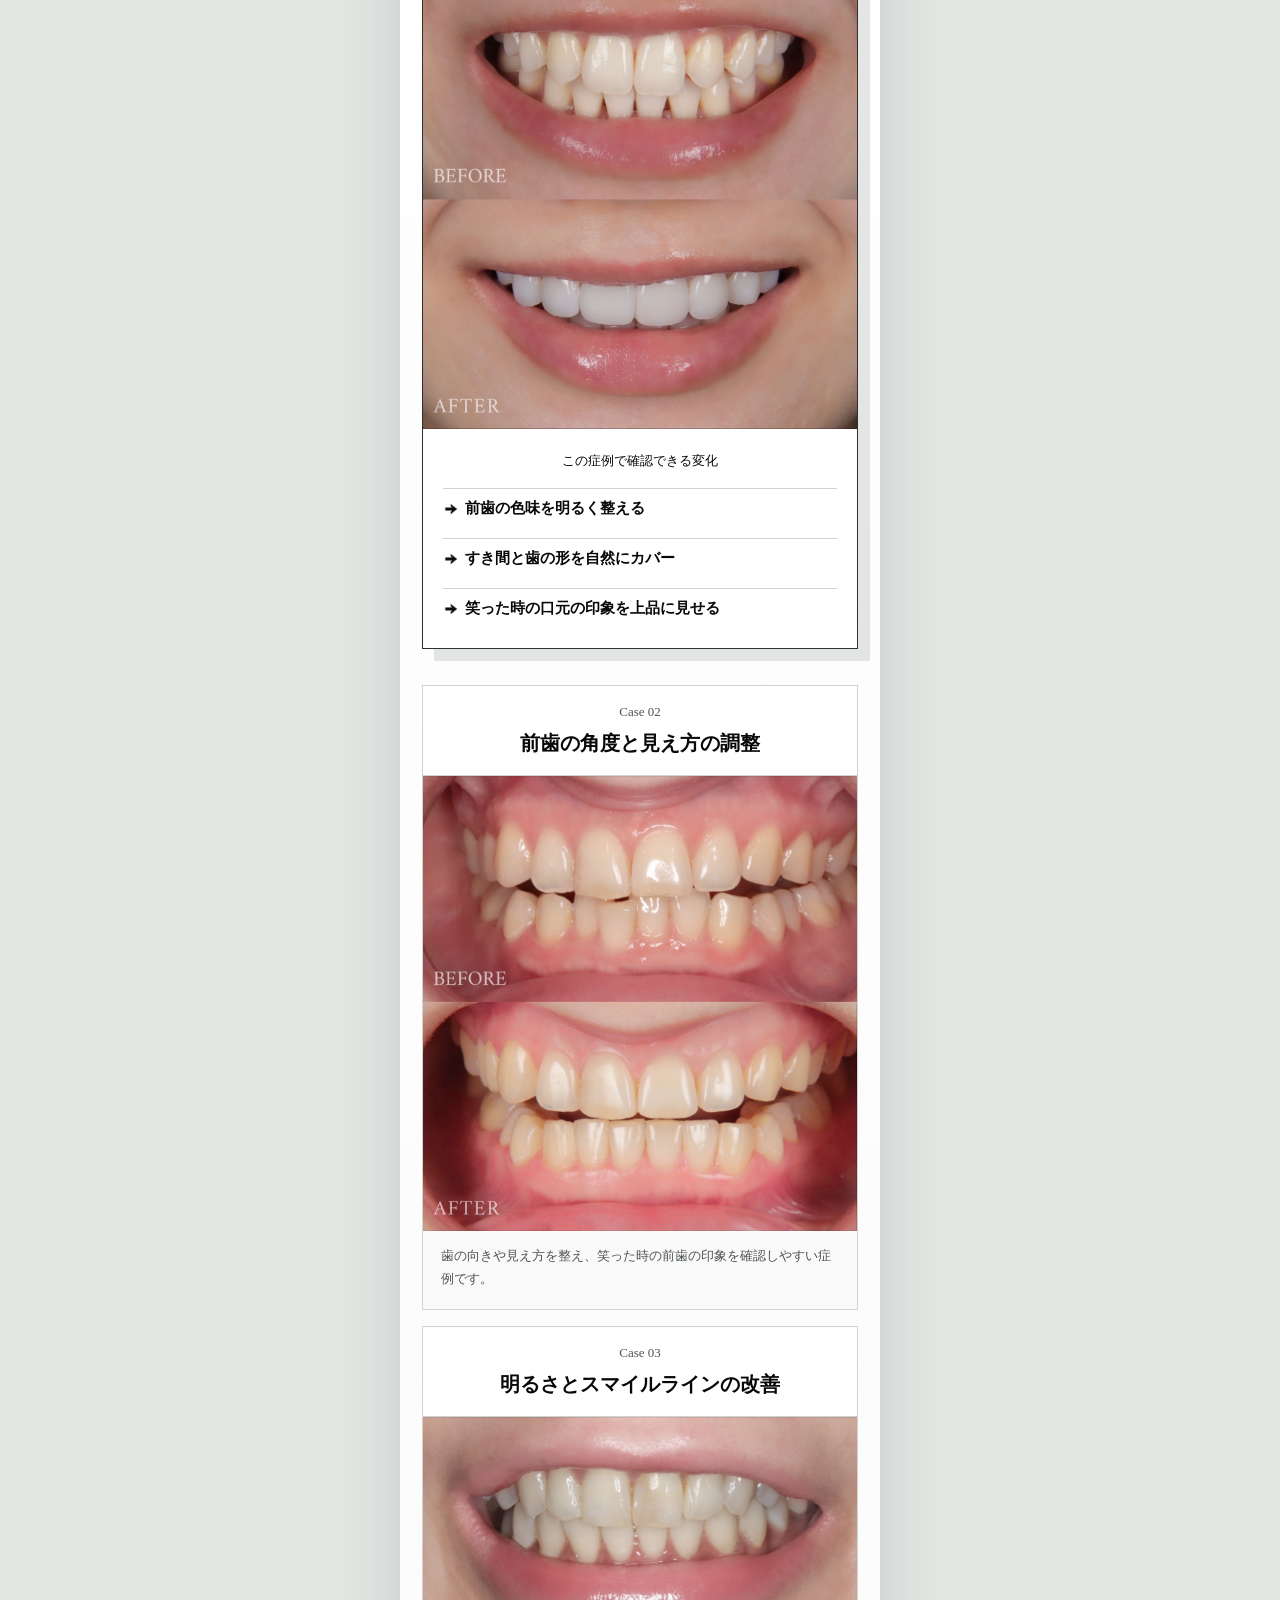
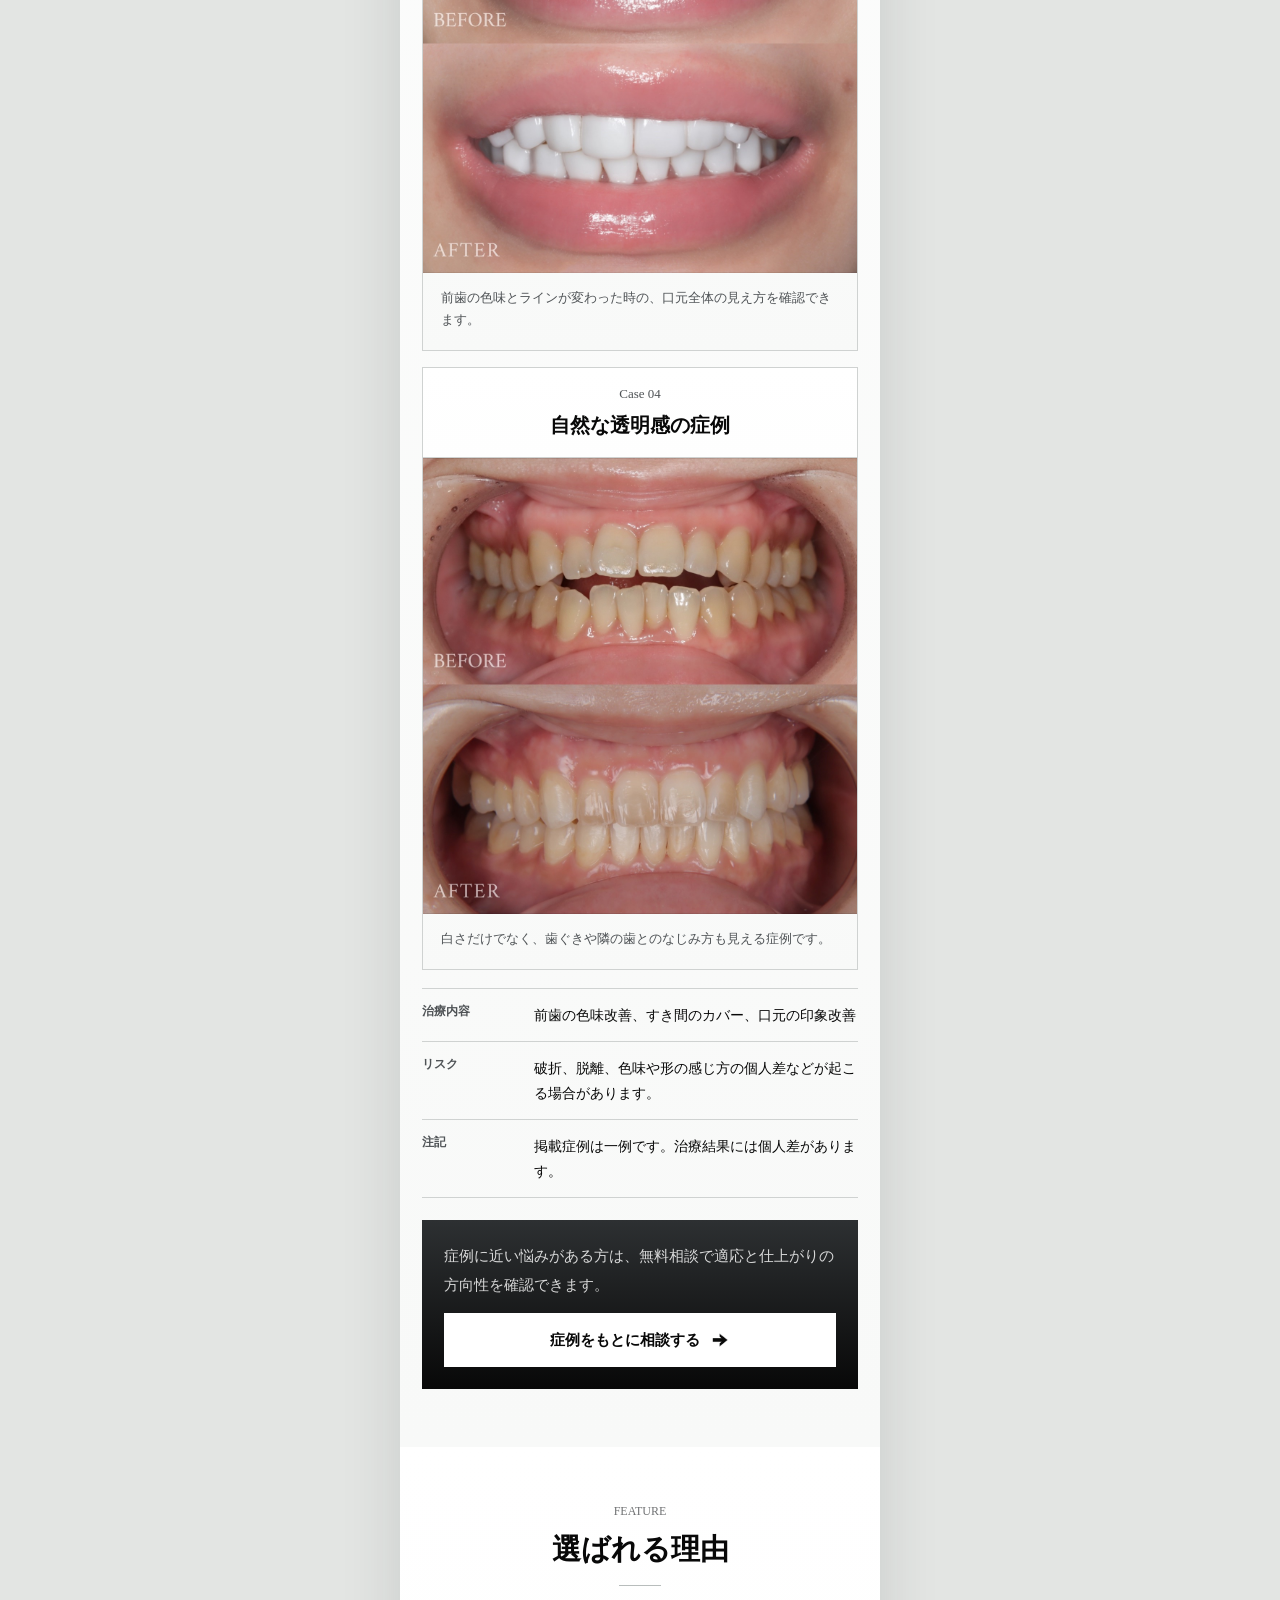
<file: renewal-demo.html>
<!doctype html>
<html lang="ja">
  <head>
    <meta charset="utf-8">
    <meta name="viewport" content="width=device-width, initial-scale=1">
    <title>削りすぎないラミネートベニア相談 | 東京銀座NOVA矯正歯科</title>
    <meta
      name="description"
      content="東京銀座NOVA矯正歯科のラミネートベニア無料相談デモLP。白を基調に、黒を差し色にしたリニューアルラフです。"
    >
    <link rel="icon" href="assets/images/hero-laminate-veneer-generated.png">
    <link rel="stylesheet" href="renewal-demo.css?v=cta-20260618">
  </head>
  <body>
    <main class="lp" aria-label="東京銀座NOVA矯正歯科 ラミネートベニアLPリニューアルラフ">
      <header class="hero" id="top">
        <nav class="nav" aria-label="ページ内ナビゲーション">
          <a class="brand" href="#top" aria-label="東京銀座NOVA矯正歯科">
            <span>TOKYO GINZA</span>
            <strong>NOVA ORTHODONTICS</strong>
          </a>
          <a class="nav-cta" href="#reservation">無料相談</a>
        </nav>

        <div class="hero-photo">
          <img src="assets/images/hero-laminate-veneer-generated.png" alt="薄いセラミックのラミネートベニアと前歯のイメージ">
        </div>

        <section class="hero-copy" aria-labelledby="hero-title">
          <p class="eyebrow">LAMINATE VENEER</p>
          <p class="hero-service">削りすぎないラミネートベニア無料相談</p>
          <div class="hero-metric" aria-label="薄さの目安">
            <span>Thin ceramic design</span>
            <strong>0.08<small>mm</small></strong>
            <em>薄さの目安</em>
          </div>
          <h1 id="hero-title">薄いセラミックで、<br>前歯を上品に<br>整える。</h1>
          <p class="lead">
            色、形、すき間、スマイルライン。自然な透明感を大切にしながら、あなたに合う口元のデザインを無料相談で一緒に確認します。
          </p>
          <div class="cta-row">
            <a class="btn btn-primary" href="https://reservation.stransa.co.jp/2747f44875e502d72cb6ea80e31af1cc/reserve/select-frame?web-menu-id=47272">無料相談をWEB予約</a>
          </div>
          <ul class="hero-facts" aria-label="主な特徴">
            <li><b>0円</b><span>無料相談</span></li>
            <li><b>最短2回</b><span>通院目安</span></li>
            <li><b>東銀座1分</b><span>完全予約制</span></li>
          </ul>
        </section>
      </header>

      <section class="section proof-summary section-soft" aria-labelledby="summary-title">
        <p class="eyebrow">FIRST CHECK</p>
        <h2 id="summary-title">相談で確認する4つの要点</h2>
        <p class="section-lead">無料相談では、削る量・薄さ・仮歯の要否・自然な見え方を最初に整理します。</p>
        <div class="summary-grid">
          <article>
            <span>01</span>
            <strong>削る量</strong>
            <b>最小限</b>
            <small>歯の状態に合わせて、必要な調整量を診査します。</small>
          </article>
          <article>
            <span>02</span>
            <strong>薄さ</strong>
            <b>0.08mm</b>
            <small>薄い設計が適応できるかを確認します。</small>
          </article>
          <article>
            <span>03</span>
            <strong>仮歯</strong>
            <b>要否確認</b>
            <small>仮歯が必要な設計かどうかを見極めます。</small>
          </article>
          <article>
            <span>04</span>
            <strong>自然さ</strong>
            <b>透明感</b>
            <small>白さだけでなく、光の反射や厚みまで見ます。</small>
          </article>
        </div>
        <div class="mini-cta">
          <p>自分の歯でどこまで整えられるか、写真と診査で確認できます。</p>
          <a class="btn btn-primary" href="https://reservation.stransa.co.jp/2747f44875e502d72cb6ea80e31af1cc/reserve/select-frame?web-menu-id=47272">無料相談で適応を確認</a>
        </div>
      </section>

      <section class="section intro">
        <p class="eyebrow">ABOUT</p>
        <h2>削りすぎない設計</h2>
        <p class="section-lead">大きく削る前に、まずは微調整で整う可能性を見ます。</p>
        <div class="split">
          <div>
            <h3>ラミネートベニアを自然に見せるための、必要最小限の設計。</h3>
            <p>
              前歯の形や色を整える治療では、ただ白くするだけでなく、厚み、透明感、歯ぐきとのライン、唇との見え方まで確認することが大切です。
            </p>
            <p>
              東京銀座NOVA矯正歯科では、削る量を抑えることを前提に、現在の歯の状態と理想の仕上がりを照らし合わせながら治療方針をご提案します。
            </p>
          </div>
          <figure class="image-frame">
            <img src="assets/images/clinic-counseling-monitor.jpg" alt="モニターを見ながら説明するカウンセリングの様子">
          </figure>
        </div>
      </section>

      <section class="section change" id="micro-adjustment">
        <p class="eyebrow">MICRO ADJUSTMENT</p>
        <h2>ミクロ単位の形態修正</h2>
        <p class="section-lead">「本当に削ってるの？」と思うほどの変化を目指します。前歯のすき間や形の変化を、1枚の症例写真で確認できます。</p>
        <figure class="ba-single ba-single--micro">
          <img src="assets/images/case-micro-adjustment-before-after.jpg" alt="前歯の形態修正前後を1枚で比較した症例写真">
        </figure>
      </section>

      <section class="section proof section-dark">
        <p class="eyebrow">PROOF</p>
        <h2>確認ポイント</h2>
        <p class="section-lead">削りすぎない設計を支える2つの基準として、処置負担と仮歯の必要性を確認します。</p>
        <div class="proof-grid">
          <article>
            <span>01</span>
            <h3>痛みや処置負担を抑えられるか</h3>
            <p>
              調整量や歯の状態を診査し、麻酔の要否や治療時の負担を事前に確認します。状態によって必要な処置は異なります。
            </p>
          </article>
          <article>
            <span>02</span>
            <h3>仮歯が必要な設計か</h3>
            <p>
              大きく削る治療と異なり、仮歯を必要としない計画が可能かどうかを見極めます。仕上がりと歯の保護を両立させます。
            </p>
          </article>
        </div>
        <div class="proof-cta-bar">
          <strong>「削らないほうが良いか」「少し整えたほうが自然か」まで、相談で整理します。</strong>
          <a href="#reservation">相談内容を見る</a>
        </div>
      </section>

      <section class="section veneer">
        <p class="eyebrow">ULTRA THIN</p>
        <h2>薄さと透明感</h2>
        <p class="section-lead">極薄のセラミックが、自然なフィット感につながります。</p>
        <div class="media-stack">
          <figure class="tall-image">
            <img src="assets/images/veneer-thin-real.jpg" alt="指先で持った薄いラミネートベニア素材">
          </figure>
          <div class="number-block">
            <span>Thin ceramic design</span>
            <strong>0.08<small>mm</small></strong>
            <p>薄さの目安。実際の適応や設計は、歯の状態とご希望を確認して判断します。</p>
          </div>
        </div>
      </section>

      <section class="section natural">
        <p class="eyebrow">NATURAL FINISH</p>
        <h2>自然な仕上がり</h2>
        <p class="section-lead">近くで見ても、白さだけが浮かない質感を目指します。</p>
        <figure class="wide-image natural-image">
          <img src="assets/images/hero-laminate-veneer-generated.png" alt="薄いラミネートベニアと自然な前歯のイメージ">
        </figure>
        <div class="text-band">
          <p>
            口元の印象は、歯の白さだけで決まりません。光の反射、歯の丸み、唇とのバランスまで見ながら、顔立ちになじむ自然な美しさを目指します。
          </p>
        </div>
      </section>

      <section class="section craft section-soft">
        <p class="eyebrow">MATERIAL / CRAFT</p>
        <h2>素材と質感設計</h2>
        <p class="section-lead">単調な白さではなく、透明感と質感まで設計します。</p>
        <div class="split reverse">
          <div>
            <h3>薄さ、透け感、表面の質感まで確認します。</h3>
            <p>
              セラミックの素材、色味の作り方、技工工程の違いまで伝えることで、単に白いだけではない仕上がりの価値を見せます。薄い素材をどう重ねるかまで見ながら、自然な見え方を設計します。
            </p>
            <ul class="check-list">
              <li>色味の単調さを避ける</li>
              <li>光の透け感を自然に見せる</li>
              <li>顔全体の印象に合わせて設計する</li>
            </ul>
          </div>
          <figure class="image-frame craft-image">
            <img src="assets/images/veneer-craft-shells.jpg" alt="黒い台の上に並べたラミネートベニア素材">
          </figure>
        </div>
      </section>

      <section class="section thinking section-dark">
        <p class="eyebrow">TREATMENT POLICY</p>
        <h2>治療方針</h2>
        <p class="section-lead">「削らない」だけを目的にせず、仕上がりとのバランスを見ます。</p>
        <p>
          歯を守ることは大切です。一方で、まったく調整せずに貼るだけでは、厚みが出たり、歯が前に出て見えたり、のっぺりした印象になる場合があります。
        </p>
        <p>
          だからこそ、NOVAでは「削るか、削らないか」だけで判断せず、どの仕上がりを目指すか、どこまで調整が必要かを無料相談で一緒に確認します。
        </p>
      </section>

      <section class="section fine">
        <p class="eyebrow">DESIGN CHECK</p>
        <h2>デザイン確認</h2>
        <p class="section-lead">歯の形を自然に見せるため、細かなバランスを確認します。</p>
        <div class="split">
          <figure class="image-frame">
            <img src="assets/images/shade-guide-real-optimized.jpg" alt="歯の色味を比較するシェードガイド">
          </figure>
          <div>
            <h3>口元だけでなく、表情全体で見ます。</h3>
            <p>
              歯の長さ、角の丸み、横幅、スマイルライン、歯ぐきの見え方を確認し、自然に見えるバランスを探ります。
            </p>
            <p>
              仕上がりイメージは言葉だけでは伝わりにくいため、症例写真やデザイン確認を使いながらすり合わせます。
            </p>
          </div>
        </div>
      </section>

      <section class="section procedure">
        <p class="eyebrow">PROCEDURE</p>
        <h2>治療の流れ</h2>
        <figure class="wide-image">
          <img src="assets/images/clinic-treatment-room.jpg" alt="診療室で処置を行う様子">
        </figure>
        <p class="section-lead">
          診査、カウンセリング、デザイン確認、装着まで、治療の流れを見える化します。正式な症例写真や工程カットが揃い次第、ここも差し替え可能です。
        </p>
      </section>

      <section class="section redo section-dark">
        <p class="eyebrow">RE-TREATMENT</p>
        <h2>ベニアの再相談</h2>
        <p class="section-lead">過去のベニアに違和感がある方も相談できます。</p>
        <div class="redo-lede">
          <strong>厚み・色味・形の違和感を、もう一度整えるために。</strong>
          <span>既存のベニアを外せるか、歯に負担をかけずに再設計できるかを診査します。</span>
        </div>
        <figure class="ba-single ba-single--dark redo-case">
          <img src="assets/images/case-retreatment-before-after.jpg" alt="ベニア再相談の治療前後を1枚で比較した症例写真">
        </figure>
        <p class="note">
          再治療の可否は、歯の状態や過去の治療内容によって異なります。無料相談で診査のうえ、可能な選択肢をご案内します。
        </p>
      </section>

      <section class="section recommended section-soft">
        <p class="eyebrow">RECOMMENDED</p>
        <h2>おすすめの方</h2>
        <p class="section-lead">ただ白くするのではなく、前歯の見え方を細かく整えたい方に向いています。</p>
        <div class="recommend-grid">
          <article><span>01</span><h3>矯正後に色や形まで整えたい</h3><p>歯並びの次に、前歯の細かな印象まで整えたい方へ。</p></article>
          <article><span>02</span><h3>すき間や小さい歯が気になる</h3><p>すきっ歯、矮小歯、左右差などを自然にカバーしたい方へ。</p></article>
          <article><span>03</span><h3>短期間で印象を変えたい</h3><p>仕事やイベント前に、口元の清潔感を高めたい方へ。</p></article>
          <article><span>04</span><h3>ホワイトニング以上の質感が欲しい</h3><p>色だけでなく、形や透明感も含めてデザインしたい方へ。</p></article>
        </div>
      </section>

      <section class="section ideal">
        <p class="eyebrow">SCHEDULE</p>
        <h2>通院目安</h2>
        <p class="section-lead">理想の口元を、最短2回の通院目安で。</p>
        <div class="visit-badge" aria-label="通院目安">
          <span>最短</span>
          <strong>2<em>回</em></strong>
          <small>通院目安</small>
        </div>
        <div class="timeline">
          <article><span>01</span><b>無料相談</b><small>希望、悩み、適応を確認</small></article>
          <article><span>02</span><b>診断・デザイン</b><small>色、形、スマイルラインを確認</small></article>
          <article><span>03</span><b>製作・装着</b><small>自然なフィット感を確認して仕上げ</small></article>
        </div>
        <p class="note">期間や回数は症例により変動します。</p>
      </section>

      <section class="section options section-dark">
        <p class="eyebrow">OPTIONS</p>
        <h2>相談軸</h2>
        <p class="section-lead">希望と適応を分けて、削りすぎない選択肢を確認します。</p>
        <div class="option-grid">
          <article>
            <span>TYPE A</span>
            <h3>微調整で自然に整える</h3>
            <p>厚みやフィット感を優先し、必要最小限の調整で自然な見え方を目指します。</p>
            <a href="#reservation">無料相談で確認</a>
          </article>
          <article>
            <span>TYPE B</span>
            <h3>できるだけ歯に触れない</h3>
            <p>歯を削りたくない希望を踏まえ、適応できる範囲と仕上がりの見え方を確認します。</p>
            <a href="https://line.me/R/ti/p/@853jpbsf?oat_content=url&amp;ts=04210830">LINEで相談</a>
          </article>
        </div>
      </section>

      <section class="section case" id="case-study">
        <p class="eyebrow">CASE STUDY</p>
        <h2>症例紹介</h2>
        <p class="section-lead">実際の症例写真を大きく見せ、治療前後の印象差がひと目で分かる構成にしました。</p>
        <div class="case-stack" aria-label="症例ビフォーアフター">
          <article class="case-card case-card--feature">
            <div class="case-card__head">
              <span>Case 01</span>
              <strong>色味・すき間・前歯の印象改善</strong>
              <small>上顎前歯 / ラミネートベニア</small>
            </div>
            <figure class="case-single-image">
              <img src="assets/images/case-feature-before-after.jpg" alt="ラミネートベニア治療前後を1枚で比較した口元の症例写真">
            </figure>
            <div class="case-card__summary">
              <p class="case-card__label">この症例で確認できる変化</p>
              <ul>
                <li>前歯の色味を明るく整える</li>
                <li>すき間と歯の形を自然にカバー</li>
                <li>笑った時の口元の印象を上品に見せる</li>
              </ul>
            </div>
          </article>
          <div class="case-gallery" aria-label="その他の症例写真">
            <article class="case-mini case-mini--photo">
              <div class="case-mini__head">
                <span>Case 02</span>
                <strong>前歯の角度と見え方の調整</strong>
              </div>
              <figure class="case-mini__image">
                <img src="assets/images/case-intraoral-before-after.jpg" alt="前歯の角度と見え方を比較した症例写真">
              </figure>
              <p>歯の向きや見え方を整え、笑った時の前歯の印象を確認しやすい症例です。</p>
            </article>
            <article class="case-mini case-mini--photo">
              <div class="case-mini__head">
                <span>Case 03</span>
                <strong>明るさとスマイルラインの改善</strong>
              </div>
              <figure class="case-mini__image">
                <img src="assets/images/case-brightness-before-after.jpg" alt="歯の明るさとスマイルラインを比較した症例写真">
              </figure>
              <p>前歯の色味とラインが変わった時の、口元全体の見え方を確認できます。</p>
            </article>
            <article class="case-mini case-mini--photo">
              <div class="case-mini__head">
                <span>Case 04</span>
                <strong>自然な透明感の症例</strong>
              </div>
              <figure class="case-mini__image">
                <img src="assets/images/case-natural-front-before-after.jpg" alt="自然な透明感を比較したラミネートベニア症例写真">
              </figure>
              <p>白さだけでなく、歯ぐきや隣の歯とのなじみ方も見える症例です。</p>
            </article>
          </div>
        </div>
        <dl class="case-info">
          <div><dt>治療内容</dt><dd>前歯の色味改善、すき間のカバー、口元の印象改善</dd></div>
          <div><dt>リスク</dt><dd>破折、脱離、色味や形の感じ方の個人差などが起こる場合があります。</dd></div>
          <div><dt>注記</dt><dd>掲載症例は一例です。治療結果には個人差があります。</dd></div>
        </dl>
        <div class="case-cta">
          <p>症例に近い悩みがある方は、無料相談で適応と仕上がりの方向性を確認できます。</p>
          <a class="btn btn-primary" href="https://reservation.stransa.co.jp/2747f44875e502d72cb6ea80e31af1cc/reserve/select-frame?web-menu-id=47272">症例をもとに相談する</a>
        </div>
      </section>

      <section class="section reason">
        <p class="eyebrow">FEATURE</p>
        <h2>選ばれる理由</h2>
        <p class="section-lead">相談前から治療後まで、自然な仕上がりを支える体制があります。</p>
        <div class="feature-list">
          <article>
            <img src="assets/images/clinic-counseling-monitor.jpg" alt="モニターを見ながら相談する様子">
            <span>Feature 01</span>
            <h3>無料相談で不安を整理</h3>
            <p>治療前に、希望、期間、費用感、削る量への不安を丁寧に確認します。</p>
          </article>
          <article>
            <img src="assets/images/veneer-thin-real.jpg" alt="薄いベニア素材を指先で確認する様子">
            <span>Feature 02</span>
            <h3>薄さとフィット感を重視</h3>
            <p>厚ぼったく見えないよう、歯の状態に合わせた自然な設計を目指します。</p>
          </article>
          <article>
            <img src="assets/images/clinic-shade-check.jpg" alt="歯の色味を確認する様子">
            <span>Feature 03</span>
            <h3>顔全体でデザイン確認</h3>
            <p>歯だけでなく、笑った時の表情や口元全体のバランスを見ます。</p>
          </article>
          <article>
            <img src="assets/images/doctor-xray-explanation.jpg" alt="医師が検査画像を説明する様子">
            <span>Feature 04</span>
            <h3>医師が治療方針を説明</h3>
            <p>メリットだけでなく、適応やリスクも含めて納得できるよう説明します。</p>
          </article>
        </div>
      </section>

      <section class="section consultation section-soft" id="reservation">
        <p class="eyebrow">FREE COUNSELING</p>
        <h2>無料カウンセリング</h2>
        <p>
          「前歯の形が気になる」「すき間を自然に整えたい」「白さだけでなく透明感にこだわりたい」。そんな方に向けて、現在の歯の状態とご希望を確認し、治療の選択肢をご説明します。
        </p>
        <div class="cta-panel">
          <p>相談だけでも大丈夫です。まずは自分に合う治療か確認してください。</p>
          <div class="cta-row">
            <a class="btn btn-primary" href="https://reservation.stransa.co.jp/2747f44875e502d72cb6ea80e31af1cc/reserve/select-frame?web-menu-id=47272">WEB予約する</a>
            <a class="btn btn-secondary" href="https://line.me/R/ti/p/@853jpbsf?oat_content=url&amp;ts=04210830">LINEで相談</a>
          </div>
        </div>
      </section>

      <section class="section doctor section-dark">
        <p class="eyebrow">DOCTOR</p>
        <h2>ドクター紹介</h2>
        <div class="doctor-block">
          <img src="assets/images/doctor-kanda-portrait.jpg" alt="院長 神田純也">
          <div>
            <p class="role">院長</p>
            <h3>神田 純也</h3>
            <p>
              見た目の美しさだけでなく、噛み合わせや将来の歯の健康まで考えた治療計画を大切にしています。まずは無料相談で、理想の口元と不安な点をお聞かせください。
            </p>
          </div>
        </div>
      </section>

      <section class="section clinic" id="clinic">
        <p class="eyebrow">CLINIC</p>
        <h2>東京銀座NOVA矯正歯科</h2>
        <figure class="wide-image clinic-photo">
          <img src="assets/images/clinic-exterior.jpg" alt="東京銀座NOVA矯正歯科の外観">
        </figure>
        <dl class="clinic-info">
          <div><dt>住所</dt><dd>〒104-0061<br>東京都中央区銀座5丁目14-17 USBビル2F</dd></div>
          <div><dt>アクセス</dt><dd>東銀座駅から徒歩1分 / 銀座駅から徒歩5分</dd></div>
          <div><dt>診療時間</dt><dd>火曜から日曜 10:00-14:00 / 15:00-19:00</dd></div>
          <div><dt>休診日</dt><dd>月曜</dd></div>
          <div><dt>予約</dt><dd>完全予約制 / 電話・WEB・LINE</dd></div>
          <div><dt>電話</dt><dd><a href="tel:0362606116">03-6260-6116</a></dd></div>
        </dl>
        <div class="map-embed" aria-label="東京銀座NOVA矯正歯科 Googleマップ">
          <iframe src="https://www.google.com/maps/embed?pb=!1m18!1m12!1m3!1d3241.3300257104734!2d139.76467901150662!3d35.66887497247682!2m3!1f0!2f0!3f0!3m2!1i1024!2i768!4f13.1!3m3!1m2!1s0x60188b3e4d089751%3A0x88572302f9a5de04!2z5p2x5Lqs6YqA5bqnTk9WQeefr-ato-atr-enkQ!5e0!3m2!1sja!2sjp!4v1781697904191!5m2!1sja!2sjp" title="東京銀座NOVA矯正歯科 Googleマップ" allowfullscreen loading="lazy" referrerpolicy="no-referrer-when-downgrade"></iframe>
        </div>
        <a class="map-link" href="https://www.google.com/maps/search/?api=1&amp;query=35.66887497247682,139.76467901150662" target="_blank" rel="noopener">Google Mapで開く</a>
      </section>

      <footer class="footer">
        <small>Copyright (C) Tokyo Ginza NOVA Orthodontics. Renewal demo.</small>
      </footer>

      <div class="floating-cta" aria-label="固定CTA">
        <a href="https://reservation.stransa.co.jp/2747f44875e502d72cb6ea80e31af1cc/reserve/select-frame?web-menu-id=47272">WEB予約</a>
        <a href="https://line.me/R/ti/p/@853jpbsf?oat_content=url&amp;ts=04210830">LINE相談</a>
      </div>
    </main>
  </body>
</html>
</file>
<file: styles.css>
:root {
  color-scheme: light;
  --page-bg: #050708;
  --focus-ring: #e95e73;
}

* {
  box-sizing: border-box;
}

html {
  scroll-behavior: smooth;
}

body {
  margin: 0;
  min-width: 320px;
  background: var(--page-bg);
  font-family: system-ui, -apple-system, BlinkMacSystemFont, "Hiragino Sans",
    "Yu Gothic", sans-serif;
}

.page-shell {
  width: min(100%, 1024px);
  margin: 0 auto;
  background: #050708;
  box-shadow: 0 0 36px rgba(0, 0, 0, 0.28);
}

.lp-panel {
  position: relative;
  margin: 0;
  line-height: 0;
  z-index: 1;
}

.seamed-panel {
  margin-top: clamp(-12px, -1.1vw, -5px);
  z-index: 2;
}

.lp-panel img {
  display: block;
  width: 100%;
  height: auto;
  user-select: none;
}

.hotspot {
  position: absolute;
  display: block;
  border-radius: 999px;
  line-height: 1;
  text-indent: -9999px;
  overflow: hidden;
  z-index: 2;
}

.hotspot:focus-visible {
  outline: 4px solid var(--focus-ring);
  outline-offset: 4px;
}

.image-01.hotspot-consultation {
  left: 12.5%;
  top: 74.9%;
  width: 75.4%;
  height: 6.7%;
}

.image-01.hotspot-line {
  left: 12.5%;
  top: 84.4%;
  width: 75.4%;
  height: 6.6%;
}

.image-14.hotspot-line {
  left: 7.3%;
  top: 37.3%;
  width: 85.3%;
  height: 11.7%;
}

.image-14.hotspot-consultation {
  left: 7.3%;
  top: 51.8%;
  width: 85.3%;
  height: 11.1%;
}

.image-16.hotspot-consultation {
  left: 6.0%;
  top: 90.6%;
  width: 43.0%;
  height: 6.1%;
}

.image-16.hotspot-line {
  left: 51.1%;
  top: 90.6%;
  width: 42.9%;
  height: 6.1%;
}

@media (max-width: 600px) {
  .page-shell {
    box-shadow: none;
  }

  .hotspot:focus-visible {
    outline-width: 3px;
    outline-offset: 2px;
  }
}
</file>
<file: renewal-demo.css>
:root {
  color-scheme: light;
  --white: #ffffff;
  --ink: #080808;
  --graphite: #2d3032;
  --muted: #4f5356;
  --line: #cfd2d1;
  --silver: #b8bdbc;
  --smoke: #e1e3e2;
  --flow: #73797a;
  --soft: #f3f4f3;
  --soft-2: #e8e9e8;
  --mist: #f8f9f8;
  --shadow: 0 20px 56px rgba(45, 48, 50, 0.14);
  --arrow-down-light: url("assets/images/arrow-down-light-bg.png");
  --arrow-down-dark: url("assets/images/arrow-down-dark-bg.png");
  --arrow-right-light: url("assets/images/arrow-right-light-bg.png");
  --font-body: "Hiragino Sans", "Yu Gothic", "YuGothic", system-ui, sans-serif;
  --font-display: "Hiragino Mincho ProN", "Yu Mincho", "YuMincho", "Noto Serif CJK JP", serif;
  --font-label: Georgia, "Times New Roman", serif;
  --font-number: "Helvetica Neue", Arial, "Hiragino Sans", "Yu Gothic", sans-serif;
}

* {
  box-sizing: border-box;
}

html {
  scroll-behavior: smooth;
}

body {
  margin: 0;
  min-width: 320px;
  background: #e3e5e3;
  color: var(--ink);
  font-family: var(--font-body);
  letter-spacing: 0;
}

img {
  display: block;
  width: 100%;
  height: auto;
}

a {
  color: inherit;
}

.lp {
  width: min(100%, 480px);
  margin: 0 auto;
  background: var(--white);
  box-shadow: var(--shadow);
  overflow: hidden;
}

.nav {
  position: absolute;
  top: 0;
  left: 0;
  right: 0;
  z-index: 5;
  display: flex;
  align-items: center;
  justify-content: space-between;
  gap: 14px;
  padding: 16px 18px;
  color: var(--white);
  text-align: left;
}

.brand {
  display: grid;
  gap: 2px;
  text-decoration: none;
  line-height: 1.15;
  text-shadow: 0 2px 12px rgba(0, 0, 0, 0.42);
}

.brand span {
  font-family: var(--font-label);
  font-size: 11px;
  text-transform: uppercase;
}

.brand strong {
  font-family: var(--font-body);
  font-size: 13px;
  font-weight: 700;
}

.nav-cta {
  flex: 0 0 auto;
  min-height: 42px;
  padding: 11px 15px;
  border: 1px solid rgba(255, 255, 255, 0.96);
  color: var(--ink);
  text-decoration: none;
  font-size: 13px;
  font-weight: 800;
  background: rgba(255, 255, 255, 0.94);
  box-shadow: 0 10px 28px rgba(0, 0, 0, 0.24);
  backdrop-filter: blur(10px);
}

.hero {
  position: relative;
  min-height: 840px;
  background: var(--ink);
  color: var(--white);
}

.hero-photo {
  position: absolute;
  inset: 0;
  margin: 0;
}

.hero-photo::after {
  content: "";
  position: absolute;
  inset: 0;
  background:
    linear-gradient(180deg, rgba(0, 0, 0, 0.12), rgba(0, 0, 0, 0.02) 36%, rgba(0, 0, 0, 0.85) 76%, rgba(0, 0, 0, 0.96)),
    radial-gradient(circle at 50% 50%, rgba(225, 227, 226, 0.11), rgba(0, 0, 0, 0) 42%);
}

.hero-photo img {
  width: 100%;
  height: 100%;
  object-fit: cover;
  object-position: center top;
}

.hero-copy {
  position: relative;
  z-index: 2;
  display: flex;
  min-height: 840px;
  flex-direction: column;
  justify-content: flex-end;
  align-items: center;
  padding: 96px 22px 128px;
  text-align: center;
}

.hero .cta-row {
  width: min(100%, 292px);
  margin: 2px auto 14px;
  transform: translateY(-18px);
}

.hero .btn-primary {
  min-height: 60px;
  border: 2px solid rgba(255, 255, 255, 0.96);
  background: rgba(255, 255, 255, 0.96);
  color: var(--ink);
  font-size: 16px;
  font-weight: 900;
  box-shadow:
    0 16px 34px rgba(0, 0, 0, 0.42),
    inset 0 0 0 1px rgba(8, 8, 8, 0.1);
}

.hero .btn-primary::after {
  filter: none;
}

.eyebrow {
  margin: 0 0 12px;
  font-family: var(--font-label);
  font-size: 12px;
  line-height: 1;
  text-transform: uppercase;
  color: currentColor;
  opacity: 0.72;
}

h1,
h2,
h3,
p {
  margin-top: 0;
}

h1 {
  margin-bottom: 16px;
  font-family: var(--font-display);
  font-size: 35px;
  line-height: 1.3;
  font-weight: 700;
  text-shadow: 0 2px 18px rgba(0, 0, 0, 0.45);
}

h2 {
  margin-bottom: 18px;
  font-family: var(--font-display);
  font-size: 29px;
  line-height: 1.44;
  font-weight: 700;
}

h3 {
  margin-bottom: 12px;
  font-family: var(--font-display);
  font-size: 19px;
  line-height: 1.56;
  font-weight: 700;
}

p {
  color: var(--muted);
  font-size: 15px;
  line-height: 1.9;
}

.hero .lead {
  max-width: 34em;
  color: rgba(255, 255, 255, 0.9);
  font-size: 15px;
  text-align: center;
}

.hero-service {
  display: inline-flex;
  align-items: center;
  justify-content: center;
  min-height: 36px;
  margin: 0 0 14px;
  padding: 8px 13px;
  border: 1px solid rgba(225, 227, 226, 0.76);
  background: rgba(45, 48, 50, 0.38);
  color: var(--white);
  font-family: var(--font-body);
  font-size: 13px;
  font-weight: 700;
  line-height: 1.2;
}

.hero-metric {
  display: grid;
  justify-items: center;
  gap: 2px;
  width: min(100%, 292px);
  margin: 0 0 14px;
  padding: 12px 18px 14px;
  border-top: 1px solid rgba(225, 227, 226, 0.62);
  border-bottom: 1px solid rgba(225, 227, 226, 0.62);
  background: rgba(8, 8, 8, 0.34);
  backdrop-filter: blur(8px);
}

.hero-metric span {
  font-family: var(--font-label);
  font-size: 12px;
  color: rgba(255, 255, 255, 0.72);
}

.hero-metric strong {
  display: block;
  font-family: var(--font-number);
  font-size: 64px;
  font-weight: 800;
  line-height: 0.92;
  letter-spacing: 0;
  font-variant-numeric: tabular-nums;
}

.hero-metric small {
  font-size: 24px;
}

.hero-metric em {
  color: rgba(255, 255, 255, 0.86);
  font-size: 12px;
  font-style: normal;
  font-weight: 700;
}

.hero-facts {
  display: grid;
  grid-template-columns: repeat(3, 1fr);
  gap: 0;
  margin: 16px 0 0;
  padding: 0;
  list-style: none;
  border: 1px solid rgba(225, 227, 226, 0.66);
  overflow: hidden;
}

.hero-facts li {
  position: relative;
  display: grid;
  min-height: 76px;
  align-content: center;
  gap: 5px;
  padding: 10px 8px;
  text-align: center;
  background: rgba(225, 227, 226, 0.12);
}

.hero-facts li + li {
  border-left: 1px solid rgba(225, 227, 226, 0.2);
}

.hero-facts li:not(:last-child)::after {
  content: "";
  position: absolute;
  top: 50%;
  right: -10px;
  z-index: 2;
  width: 20px;
  height: 20px;
  background: var(--arrow-right-light) center / contain no-repeat;
  filter: invert(1) grayscale(1) brightness(1.9);
  transform: translateY(-50%);
}

.hero-facts b {
  font-family: var(--font-number);
  font-size: 22px;
  font-weight: 800;
  line-height: 1.1;
  font-variant-numeric: tabular-nums;
}

.hero-facts span {
  font-size: 11px;
  color: rgba(255, 255, 255, 0.74);
}

.cta-row {
  display: grid;
  grid-template-columns: 1fr;
  gap: 10px;
}

.btn {
  display: inline-flex;
  min-height: 54px;
  align-items: center;
  justify-content: center;
  gap: 10px;
  padding: 15px 18px;
  border: 1px solid var(--ink);
  text-decoration: none;
  font-size: 15px;
  font-weight: 700;
  line-height: 1.2;
}

.btn::after,
.floating-cta a::after {
  content: "";
  display: inline-block;
  flex: 0 0 auto;
  width: 20px;
  height: 20px;
  background: var(--arrow-right-light) center / contain no-repeat;
}

.btn-primary::after,
.floating-cta a:first-child::after {
  filter: invert(1) grayscale(1) brightness(1.9);
}

.btn-primary {
  background: var(--ink);
  color: var(--white);
}

.btn-secondary {
  background: var(--mist);
  color: var(--ink);
}

.section {
  padding: 58px 22px;
  background: linear-gradient(180deg, var(--white) 0%, var(--mist) 100%);
}

.section > .eyebrow,
.section > h2,
.section > .section-lead {
  text-align: center;
}

.section-soft {
  background: linear-gradient(180deg, var(--soft) 0%, #ffffff 54%, var(--smoke) 100%);
}

.section-dark {
  background: linear-gradient(180deg, var(--ink) 0%, var(--graphite) 54%, var(--ink) 100%);
  color: var(--white);
}

.section-dark p,
.section-dark .section-lead,
.section-dark small {
  color: rgba(255, 255, 255, 0.74);
}

.section-lead {
  margin-bottom: 26px;
}

.section > .eyebrow {
  color: var(--graphite);
  opacity: 0.68;
}

.section-dark > .eyebrow {
  color: var(--white);
  opacity: 0.72;
}

.proof-summary {
  padding-top: 48px;
}

.summary-grid {
  display: grid;
  grid-template-columns: repeat(2, minmax(0, 1fr));
  margin: 8px 0 22px;
  border-top: 1px solid var(--graphite);
  border-bottom: 1px solid var(--graphite);
}

.summary-grid article {
  display: grid;
  min-height: 186px;
  align-content: center;
  justify-items: center;
  gap: 7px;
  padding: 18px 12px;
  text-align: center;
}

.summary-grid article:nth-child(odd) {
  border-right: 1px solid var(--line);
}

.summary-grid article:nth-child(-n + 2) {
  border-bottom: 1px solid var(--line);
}

.summary-grid span {
  color: var(--muted);
  font-family: var(--font-number);
  font-size: 13px;
  font-weight: 800;
  font-variant-numeric: tabular-nums;
}

.summary-grid strong {
  font-family: var(--font-display);
  font-size: 18px;
  line-height: 1.35;
}

.summary-grid b {
  font-family: var(--font-number);
  font-size: 29px;
  line-height: 1.05;
  font-variant-numeric: tabular-nums;
}

.summary-grid small {
  max-width: 13em;
  color: var(--muted);
  font-size: 12px;
  line-height: 1.65;
}

.mini-cta {
  display: grid;
  gap: 14px;
  padding: 20px;
  border-left: 3px solid var(--graphite);
  background: var(--white);
}

.mini-cta p {
  margin-bottom: 0;
  text-align: left;
}

.section > h2::after {
  content: "";
  display: block;
  width: 42px;
  height: 1px;
  margin: 14px auto 0;
  background: var(--silver);
}

.section-dark > h2::after {
  background: rgba(225, 227, 226, 0.42);
}

.split {
  display: grid;
  gap: 24px;
}

.split.reverse {
  direction: rtl;
}

.split.reverse > * {
  direction: ltr;
}

.image-frame,
.wide-image,
.case-image,
.ba-single,
.case-single-image,
.case-mini__image,
.tall-image {
  margin: 0;
  background: var(--soft-2);
  overflow: hidden;
  line-height: 0;
  box-shadow: inset 0 0 0 1px var(--line);
}

.image-frame {
  aspect-ratio: 4 / 3;
}

.image-frame img,
.wide-image img,
.case-image img {
  height: 100%;
  object-fit: cover;
}

.ba-single,
.case-single-image,
.case-mini__image {
  background: var(--ink);
  box-shadow: inset 0 0 0 1px rgba(225, 227, 226, 0.18);
}

.ba-single img,
.case-single-image img,
.case-mini__image img {
  display: block;
  width: 100%;
  height: auto;
}

.ba-single--micro {
  box-shadow: inset 0 0 0 1px rgba(8, 8, 8, 0.2);
}

.ba-single--dark {
  background: #050505;
  box-shadow: inset 0 0 0 1px rgba(184, 189, 188, 0.42);
}

.wide-image {
  aspect-ratio: 16 / 10;
}

.natural-image {
  aspect-ratio: 4 / 3;
}

.natural-image img {
  object-position: center 18%;
}

.craft-image img {
  object-position: center 46%;
}

.compare-visual {
  display: grid;
  gap: 48px;
}

.visual-slot {
  position: relative;
  display: grid;
  min-height: 210px;
  align-content: center;
  justify-items: center;
  gap: 8px;
  padding: 18px;
  border: 1px solid var(--line);
  text-align: center;
  background:
    linear-gradient(135deg, rgba(255, 255, 255, 0.48), rgba(45, 48, 50, 0.07)),
    repeating-linear-gradient(135deg, #f5f6f5 0, #f5f6f5 10px, var(--smoke) 10px, var(--smoke) 20px);
}

.compare-visual .visual-slot:not(:last-child)::after {
  content: "";
  position: absolute;
  left: 50%;
  bottom: -42px;
  z-index: 3;
  width: 36px;
  height: 36px;
  background: var(--arrow-down-light) center / contain no-repeat;
  transform: translateX(-50%);
}

.visual-slot span,
.feature-list span {
  font-family: var(--font-label);
  font-size: 13px;
  color: var(--muted);
}

.recommend-grid span,
.timeline span,
.proof-grid span {
  font-family: var(--font-number);
  font-size: 13px;
  font-weight: 800;
  color: var(--muted);
  font-variant-numeric: tabular-nums;
}

.visual-slot strong {
  font-size: 21px;
  line-height: 1.4;
}

.visual-slot small {
  color: var(--muted);
  font-size: 12px;
  line-height: 1.5;
}

.visual-slot.is-strong {
  background: linear-gradient(180deg, var(--graphite) 0%, var(--ink) 100%);
  color: var(--white);
}

.visual-slot.is-strong span,
.visual-slot.is-strong small {
  color: rgba(255, 255, 255, 0.72);
}

.visual-slot-photo {
  min-height: 270px;
}

.proof-grid,
.recommend-grid,
.option-grid {
  display: grid;
  gap: 14px;
}

.proof-grid,
.recommend-grid {
  gap: 50px;
}

.proof-grid article,
.recommend-grid article,
.option-grid article {
  position: relative;
  padding: 22px;
  border: 1px solid rgba(255, 255, 255, 0.24);
}

.proof-grid article,
.recommend-grid article,
.option-grid article {
  text-align: center;
}

.proof-grid h3,
.option-grid h3 {
  color: currentColor;
}

.proof-grid span {
  display: inline-grid;
  width: 36px;
  height: 36px;
  place-items: center;
  margin-bottom: 10px;
  border: 1px solid rgba(255, 255, 255, 0.28);
  color: rgba(255, 255, 255, 0.82);
  font-size: 14px;
}

.proof-grid article:not(:last-child)::after {
  content: "";
  position: absolute;
  left: 50%;
  bottom: -44px;
  z-index: 3;
  width: 38px;
  height: 38px;
  background: var(--arrow-down-dark) center / contain no-repeat;
  transform: translateX(-50%);
}

.proof-grid p,
.option-grid p {
  margin-bottom: 0;
  text-align: left;
}

.proof-cta-bar {
  display: grid;
  gap: 14px;
  margin-top: 28px;
  padding: 20px;
  border: 1px solid rgba(225, 227, 226, 0.34);
  background: rgba(225, 227, 226, 0.08);
  text-align: center;
}

.proof-cta-bar strong {
  color: var(--white);
  font-size: 16px;
  line-height: 1.7;
}

.proof-cta-bar a {
  display: inline-flex;
  min-height: 48px;
  min-width: 190px;
  align-items: center;
  justify-content: center;
  justify-self: center;
  padding: 13px 18px;
  background: var(--white);
  color: var(--ink);
  font-size: 14px;
  font-weight: 800;
  text-decoration: none;
}

.proof-cta-bar a::after {
  content: "";
  width: 18px;
  height: 18px;
  margin-left: 8px;
  background: var(--arrow-right-light) center / contain no-repeat;
}

.media-stack {
  display: grid;
  gap: 12px;
}

.tall-image {
  aspect-ratio: 4 / 3;
  background: var(--ink);
}

.tall-image img {
  height: 100%;
  object-fit: cover;
  object-position: center 48%;
}

.number-block {
  padding: 20px 18px;
  border: 1px solid var(--silver);
  background: linear-gradient(180deg, var(--white) 0%, var(--soft) 100%);
  text-align: center;
}

.number-block span {
  font-family: var(--font-label);
  font-size: 13px;
  color: var(--muted);
}

.number-block strong {
  display: block;
  margin: 6px 0;
  font-family: var(--font-number);
  font-size: 58px;
  font-weight: 800;
  line-height: 1;
  font-variant-numeric: tabular-nums;
}

.number-block small {
  font-size: 24px;
}

.number-block p {
  margin-bottom: 0;
}

.text-band {
  margin-top: 18px;
  padding-left: 18px;
  border-left: 2px solid var(--silver);
  text-align: left;
}

.text-band p {
  margin-bottom: 0;
}

.check-list {
  display: grid;
  gap: 10px;
  margin: 18px 0 0;
  padding: 0;
  list-style: none;
}

.check-list li {
  position: relative;
  padding: 12px 0;
  padding-left: 22px;
  border-top: 1px solid var(--line);
  font-size: 14px;
  font-weight: 700;
}

.check-list li::before {
  content: "";
  position: absolute;
  left: 0;
  top: 14px;
  width: 15px;
  height: 15px;
  background: var(--arrow-right-light) center / contain no-repeat;
}

.thinking p:not(.section-lead) {
  padding-top: 16px;
  border-top: 1px solid rgba(255, 255, 255, 0.2);
  text-align: left;
}

.note {
  margin: 18px 0 0;
  color: var(--muted);
  font-size: 12px;
  line-height: 1.8;
  text-align: left;
}

.redo {
  position: relative;
  overflow: hidden;
  background:
    linear-gradient(180deg, #080808 0%, #1c2022 58%, #080808 100%);
}

.redo::before {
  content: "";
  position: absolute;
  inset: 0;
  pointer-events: none;
  background:
    linear-gradient(90deg, rgba(255, 255, 255, 0.06) 1px, transparent 1px),
    linear-gradient(180deg, rgba(255, 255, 255, 0.05) 1px, transparent 1px);
  background-size: 44px 44px;
  mask-image: linear-gradient(180deg, transparent, #000 12%, #000 88%, transparent);
  opacity: 0.45;
}

.redo > * {
  position: relative;
}

.redo-lede {
  display: grid;
  gap: 10px;
  margin: 0 0 22px;
  padding: 20px;
  border: 1px solid rgba(184, 189, 188, 0.34);
  background: rgba(225, 227, 226, 0.07);
  text-align: center;
}

.redo-lede strong {
  color: var(--white);
  font-size: 18px;
  line-height: 1.55;
}

.redo-lede span {
  color: rgba(255, 255, 255, 0.76);
  font-size: 13px;
  line-height: 1.8;
}

.redo-compare {
  display: grid;
  gap: 10px;
}

.redo-compare .visual-slot {
  min-height: 168px;
  border-color: rgba(184, 189, 188, 0.42);
}

.redo-compare .visual-slot:not(.is-strong) {
  background:
    linear-gradient(180deg, rgba(255, 255, 255, 0.08), rgba(255, 255, 255, 0.02)),
    repeating-linear-gradient(135deg, #191919 0, #191919 10px, #121212 10px, #121212 20px);
  color: var(--white);
}

.redo-compare .visual-slot:not(.is-strong) span,
.redo-compare .visual-slot:not(.is-strong) small {
  color: rgba(255, 255, 255, 0.68);
}

.redo-arrow {
  display: block;
  width: 44px;
  height: 44px;
  justify-self: center;
  background: var(--arrow-down-dark) center / contain no-repeat;
  border: 0;
  color: transparent;
  font-size: 0;
}

.recommended {
  background:
    linear-gradient(180deg, #f4f5f4 0%, #ffffff 48%, #e7e9e8 100%);
}

.recommended .section-lead {
  max-width: 30em;
  margin-left: auto;
  margin-right: auto;
}

.recommend-grid {
  counter-reset: concern;
}

.recommend-grid article {
  position: relative;
  border: 1px solid var(--graphite);
  background: linear-gradient(180deg, var(--white) 0%, var(--mist) 100%);
  box-shadow: 8px 8px 0 rgba(45, 48, 50, 0.1);
}

.recommend-grid article:not(:last-child)::after {
  content: "";
  position: absolute;
  left: 50%;
  bottom: -44px;
  z-index: 3;
  width: 38px;
  height: 38px;
  background: var(--arrow-down-light) center / contain no-repeat;
  transform: translateX(-50%);
}

.recommend-grid article span {
  display: inline-grid;
  width: 46px;
  height: 46px;
  place-items: center;
  margin-bottom: 14px;
  background: var(--graphite);
  color: var(--white);
}

.recommend-grid article h3 {
  margin-bottom: 10px;
}

.recommend-grid article p {
  margin-bottom: 0;
  text-align: center;
}

.visit-badge {
  position: relative;
  display: grid;
  width: min(100%, 360px);
  justify-items: center;
  gap: 6px;
  margin: 0 auto 52px;
  padding: 22px 0 26px;
  border-top: 1px solid var(--silver);
  border-bottom: 1px solid var(--silver);
  color: var(--ink);
  text-align: center;
}

.visit-badge::after {
  content: "";
  position: absolute;
  left: 50%;
  bottom: -44px;
  width: 36px;
  height: 36px;
  background: var(--arrow-down-light) center / contain no-repeat;
  transform: translateX(-50%);
}

.visit-badge span,
.visit-badge small {
  font-family: var(--font-body);
  font-size: 15px;
  font-weight: 800;
  letter-spacing: 0;
  color: var(--muted);
}

.visit-badge strong {
  font-family: var(--font-number);
  font-size: 88px;
  font-weight: 800;
  line-height: 0.95;
  font-variant-numeric: tabular-nums;
}

.visit-badge strong em {
  margin-left: 4px;
  font-size: 28px;
  font-style: normal;
}

.timeline {
  position: relative;
  display: grid;
  gap: 18px;
  padding-left: 14px;
  border: 0;
}

.timeline::before {
  content: "";
  position: absolute;
  top: 8px;
  bottom: 8px;
  left: 4px;
  width: 1px;
  background: var(--silver);
}

.timeline article {
  position: relative;
  display: grid;
  grid-template-columns: 46px 1fr;
  gap: 2px 14px;
  padding: 18px;
  background: linear-gradient(180deg, var(--white) 0%, var(--mist) 100%);
  border: 1px solid var(--graphite);
}

.timeline article::before {
  content: "";
  position: absolute;
  left: -10px;
  top: 50%;
  width: 10px;
  height: 1px;
  background: var(--silver);
}

.timeline article:not(:last-child)::after {
  content: none;
}

.timeline article:last-child {
  border-bottom: 1px solid var(--graphite);
}

.timeline span {
  grid-row: span 2;
  color: var(--graphite);
  font-size: 18px;
  font-weight: 800;
  font-variant-numeric: tabular-nums;
}

.timeline b {
  font-size: 17px;
}

.timeline small {
  color: var(--muted);
  font-size: 12px;
}

.option-grid article {
  border-color: rgba(184, 189, 188, 0.3);
  background: linear-gradient(180deg, #181a1c 0%, #0d0e0f 100%);
  box-shadow: inset 0 0 0 1px rgba(255, 255, 255, 0.04);
}

.option-grid span {
  display: inline-block;
  margin-bottom: 10px;
  font-family: Georgia, serif;
  font-size: 12px;
  color: rgba(255, 255, 255, 0.66);
}

.option-grid a {
  display: inline-flex;
  min-height: 44px;
  align-items: center;
  justify-content: center;
  width: 100%;
  margin-top: 8px;
  color: var(--white);
  font-size: 14px;
  font-weight: 800;
  text-align: center;
  border: 1px solid rgba(184, 189, 188, 0.42);
  text-decoration: none;
}

.case .section-lead {
  max-width: 31em;
  margin-left: auto;
  margin-right: auto;
}

.case-stack {
  display: grid;
  gap: 18px;
}

.case-card {
  border: 1px solid var(--graphite);
  background: var(--white);
}

.case-card--feature {
  box-shadow: 12px 12px 0 rgba(45, 48, 50, 0.12);
}

.case-card__head {
  display: grid;
  gap: 8px;
  padding: 22px 18px 18px;
  border-bottom: 1px solid var(--graphite);
  background: linear-gradient(180deg, var(--white) 0%, var(--mist) 100%);
  text-align: center;
}

.case-card__head span {
  font-family: var(--font-label);
  font-size: 13px;
  color: var(--muted);
}

.case-card__head strong {
  font-family: var(--font-display);
  font-size: 23px;
  line-height: 1.45;
}

.case-card__head small {
  color: var(--muted);
  font-size: 12px;
  line-height: 1.5;
}

.case-before-after {
  display: grid;
  gap: 0;
  border-bottom: 1px solid var(--graphite);
  background: var(--ink);
}

.case-before-after .case-photo {
  position: relative;
  margin: 0;
  background: var(--ink);
}

.case-before-after .case-photo + .case-photo {
  border-top: 8px solid var(--ink);
}

.case-before-after .case-photo img {
  width: 100%;
  aspect-ratio: 3 / 2;
  height: 100%;
  object-fit: cover;
  object-position: center center;
}

.case-single-image {
  background: var(--ink);
  box-shadow: inset 0 -1px 0 var(--graphite);
}

.case-photo__label {
  position: absolute;
  left: 14px;
  top: 14px;
  z-index: 2;
  min-width: 82px;
  padding: 7px 12px 8px;
  border: 1px solid rgba(255, 255, 255, 0.58);
  background: rgba(8, 8, 8, 0.78);
  color: var(--white);
  font-family: var(--font-number);
  font-size: 13px;
  font-weight: 800;
  letter-spacing: 0;
  line-height: 1;
  text-align: center;
}

.case-photo--after .case-photo__label {
  border-color: rgba(8, 8, 8, 0.22);
  background: rgba(255, 255, 255, 0.9);
  color: var(--ink);
}

.case-card__visuals {
  position: relative;
  display: grid;
  grid-template-columns: 1fr 1fr;
  border-bottom: 1px solid var(--graphite);
}

.case-card__visuals::after {
  content: "";
  position: absolute;
  left: 50%;
  top: 50%;
  z-index: 4;
  width: 38px;
  height: 38px;
  background: var(--arrow-right-light) center / contain no-repeat;
  transform: translate(-50%, -50%);
}

.case-card__visuals article {
  display: grid;
  min-height: 190px;
  align-content: center;
  justify-items: center;
  gap: 8px;
  padding: 16px 10px;
  text-align: center;
  background:
    linear-gradient(180deg, rgba(255, 255, 255, 0.18), rgba(45, 48, 50, 0.09)),
    repeating-linear-gradient(135deg, #f6f7f6 0, #f6f7f6 10px, var(--smoke) 10px, var(--smoke) 20px);
}

.case-card__visuals .case-photo {
  position: relative;
  display: block;
  min-height: 0;
  aspect-ratio: 4 / 3;
  padding: 0;
  overflow: hidden;
  background: var(--ink);
}

.case-card__visuals .case-photo img {
  width: 100%;
  height: 100%;
  object-fit: cover;
  object-position: center center;
}

.case-card__visuals .case-photo span {
  position: absolute;
  left: 10px;
  bottom: 10px;
  z-index: 2;
  padding: 5px 9px;
  background: rgba(8, 8, 8, 0.78);
  color: var(--white);
  font-family: var(--font-number);
  font-size: 12px;
  font-weight: 800;
  letter-spacing: 0;
  line-height: 1;
}

.case-card__visuals article + article {
  border-left: 1px solid var(--graphite);
}

.case-card__visuals span,
.case-card__label {
  font-family: var(--font-label);
  font-size: 13px;
  color: var(--muted);
}

.case-card__visuals strong {
  font-size: 19px;
  line-height: 1.4;
}

.case-card__visuals small {
  color: var(--muted);
  font-size: 12px;
}

.case-card__summary {
  padding: 20px;
  text-align: center;
}

.case-card__label {
  margin-bottom: 14px;
  color: var(--ink);
}

.case-card__summary ul {
  display: grid;
  gap: 10px;
  margin: 0;
  padding: 0;
  list-style: none;
}

.case-card__summary li {
  position: relative;
  padding: 10px 0;
  padding-left: 22px;
  border-top: 1px solid var(--line);
  font-size: 15px;
  font-weight: 800;
  text-align: left;
}

.case-card__summary li::before {
  content: "";
  position: absolute;
  left: 0;
  top: 12px;
  width: 16px;
  height: 16px;
  background: var(--arrow-right-light) center / contain no-repeat;
}

.case-gallery {
  display: grid;
  gap: 16px;
  margin-top: 18px;
}

.case-mini {
  border: 1px solid var(--line);
  background: linear-gradient(180deg, var(--white) 0%, var(--mist) 100%);
}

.case-mini__head {
  display: grid;
  gap: 8px;
  padding: 18px 18px 16px;
  border-bottom: 1px solid var(--line);
  text-align: center;
}

.case-mini__head span {
  font-family: var(--font-label);
  font-size: 13px;
  color: var(--muted);
}

.case-mini__head strong {
  font-family: var(--font-display);
  font-size: 20px;
  line-height: 1.55;
}

.case-mini--photo .case-mini__image {
  background: var(--ink);
  box-shadow: inset 0 -1px 0 var(--line);
}

.case-mini__visuals {
  position: relative;
  display: grid;
  grid-template-columns: 1fr 1fr;
}

.case-mini__visuals::after {
  content: "";
  position: absolute;
  left: 50%;
  top: 50%;
  z-index: 3;
  width: 32px;
  height: 32px;
  background: var(--arrow-right-light) center / contain no-repeat;
  transform: translate(-50%, -50%);
}

.case-mini__visuals div {
  display: grid;
  min-height: 126px;
  align-content: center;
  justify-items: center;
  gap: 8px;
  padding: 16px 10px;
  text-align: center;
  background:
    linear-gradient(180deg, rgba(255, 255, 255, 0.18), rgba(45, 48, 50, 0.08)),
    repeating-linear-gradient(135deg, #f6f7f6 0, #f6f7f6 10px, var(--smoke) 10px, var(--smoke) 20px);
}

.case-mini__visuals div + div {
  border-left: 1px solid var(--line);
}

.case-mini__visuals span {
  font-family: var(--font-label);
  font-size: 12px;
  color: var(--muted);
}

.case-mini__visuals b {
  font-size: 15px;
}

.case-mini p {
  margin: 0;
  padding: 14px 18px 18px;
  color: var(--muted);
  font-size: 13px;
  line-height: 1.75;
  text-align: left;
}

.case-info,
.clinic-info {
  display: grid;
  gap: 0;
  margin: 18px 0 0;
  border-top: 1px solid var(--line);
}

.case-info div,
.clinic-info div {
  display: grid;
  grid-template-columns: 96px 1fr;
  gap: 16px;
  padding: 14px 0;
  border-bottom: 1px solid var(--line);
}

dt {
  color: var(--muted);
  font-size: 12px;
  font-weight: 800;
}

dd {
  margin: 0;
  font-size: 14px;
  line-height: 1.75;
}

.case-cta {
  display: grid;
  gap: 14px;
  margin-top: 22px;
  padding: 22px;
  background: linear-gradient(180deg, var(--graphite) 0%, var(--ink) 100%);
  color: var(--white);
  text-align: center;
}

.case-cta p {
  margin-bottom: 0;
  color: rgba(255, 255, 255, 0.82);
  text-align: left;
}

.case-cta .btn {
  border-color: rgba(255, 255, 255, 0.7);
  background: var(--white);
  color: var(--ink);
}

.case-cta .btn::after {
  filter: none;
}

.feature-list {
  display: grid;
  gap: 18px;
}

.feature-list article {
  position: relative;
  border: 1px solid var(--line);
  background: linear-gradient(180deg, var(--white) 0%, var(--mist) 100%);
}

.feature-list article:not(:last-child) {
  margin-bottom: 10px;
}

.feature-list article:not(:last-child)::after {
  content: "";
  position: absolute;
  left: 50%;
  bottom: -36px;
  z-index: 3;
  width: 34px;
  height: 34px;
  background: var(--arrow-down-light) center / contain no-repeat;
  transform: translateX(-50%);
}

.feature-list img {
  aspect-ratio: 4 / 3;
  object-fit: cover;
}

.feature-list span,
.feature-list h3,
.feature-list p {
  display: block;
  margin-left: 18px;
  margin-right: 18px;
}

.feature-list span {
  margin-top: 18px;
}

.feature-list p {
  margin-bottom: 20px;
  text-align: left;
}

.feature-list span,
.feature-list h3 {
  text-align: center;
}

.consultation > p {
  max-width: 34em;
  margin-left: auto;
  margin-right: auto;
  margin-bottom: 22px;
  text-align: left;
}

.cta-panel {
  padding: 22px;
  border: 1px solid var(--graphite);
  background: linear-gradient(180deg, var(--white) 0%, var(--soft) 100%);
}

.cta-panel p {
  margin-bottom: 16px;
}

.doctor-block {
  display: grid;
  gap: 20px;
}

.doctor-block img {
  aspect-ratio: 4 / 5;
  object-fit: cover;
  object-position: center top;
  border: 1px solid rgba(255, 255, 255, 0.22);
}

.doctor-block .role {
  margin-bottom: 6px;
  font-size: 13px;
  text-align: center;
}

.doctor-block h3 {
  color: var(--white);
  font-size: 28px;
  text-align: center;
}

.clinic-info a {
  font-weight: 800;
  text-decoration: none;
}

.clinic-photo {
  margin-bottom: 18px;
}

.clinic-photo img {
  object-position: center 58%;
}

.map-embed {
  aspect-ratio: 4 / 3;
  margin-top: 18px;
  border: 1px solid var(--line);
  background: var(--soft);
  overflow: hidden;
}

.map-embed iframe {
  display: block;
  width: 100%;
  height: 100%;
  border: 0;
}

.map-link {
  display: flex;
  min-height: 48px;
  align-items: center;
  justify-content: center;
  margin-top: 10px;
  border: 1px solid var(--graphite);
  color: var(--ink);
  font-size: 14px;
  font-weight: 800;
  text-decoration: none;
}

.map-link::after {
  content: "";
  width: 18px;
  height: 18px;
  margin-left: 8px;
  background: var(--arrow-right-light) center / contain no-repeat;
}

.footer {
  padding: 26px 22px 86px;
  background: linear-gradient(180deg, var(--graphite) 0%, var(--ink) 100%);
  color: rgba(255, 255, 255, 0.72);
  text-align: center;
}

.footer small {
  font-size: 11px;
}

.floating-cta {
  position: fixed;
  left: 50%;
  bottom: 0;
  z-index: 20;
  display: grid;
  width: min(100%, 480px);
  grid-template-columns: 1fr 1fr;
  transform: translateX(-50%);
  border-top: 1px solid rgba(184, 189, 188, 0.32);
  box-shadow: 0 -12px 32px rgba(45, 48, 50, 0.2);
}

.floating-cta a {
  display: inline-flex;
  min-height: 58px;
  align-items: center;
  justify-content: center;
  background: var(--graphite);
  color: var(--white);
  text-decoration: none;
  font-size: 14px;
  font-weight: 800;
}

.floating-cta a + a {
  background: var(--mist);
  color: var(--ink);
  border-left: 1px solid var(--graphite);
}

@media (min-width: 760px) {
  .lp {
    margin-top: 24px;
    margin-bottom: 24px;
  }

  .hero {
    min-height: 840px;
  }

  .hero-copy {
    min-height: 840px;
  }
}

@media (max-width: 390px) {
  .section {
    padding-left: 18px;
    padding-right: 18px;
  }

  h1 {
    font-size: 35px;
  }

  h2 {
    font-size: 27px;
  }

  .hero-facts b {
    font-size: 19px;
  }

  .case-info div,
  .clinic-info div {
    grid-template-columns: 78px 1fr;
    gap: 12px;
  }
}
</file>
